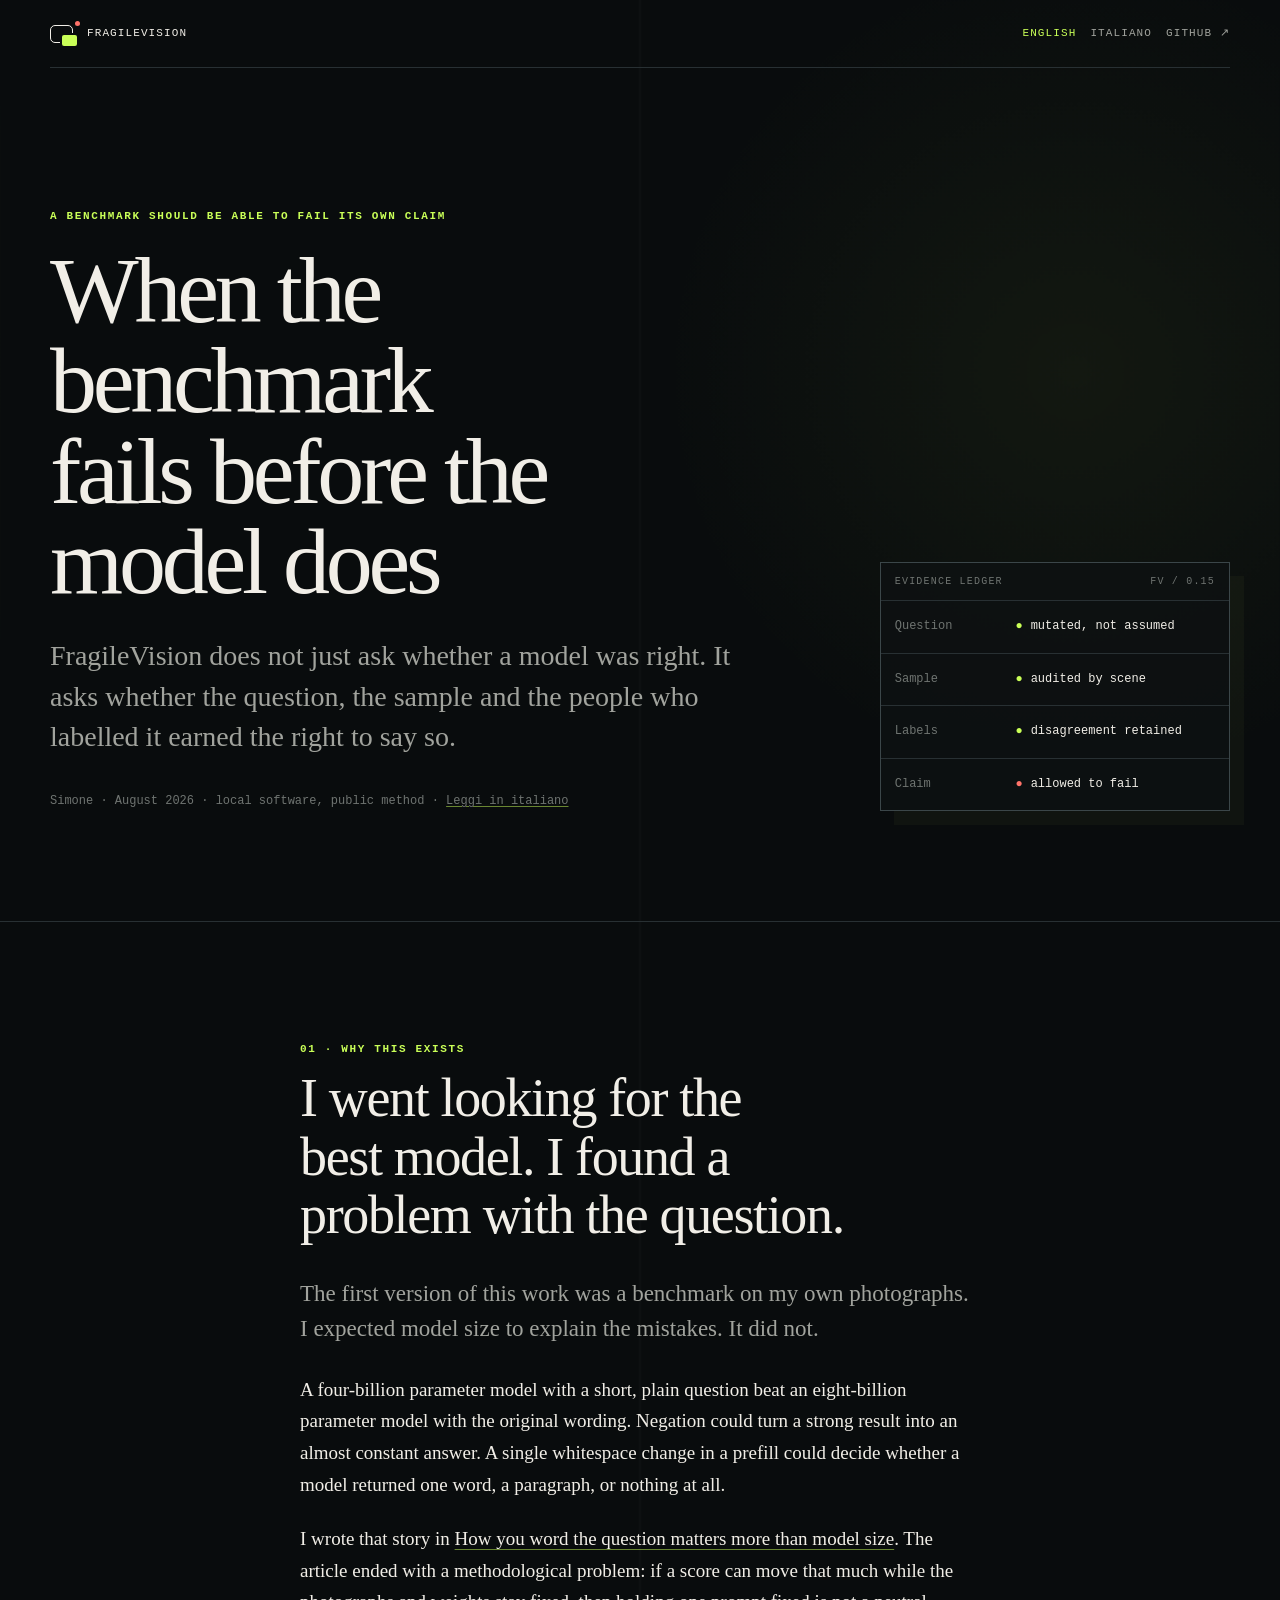
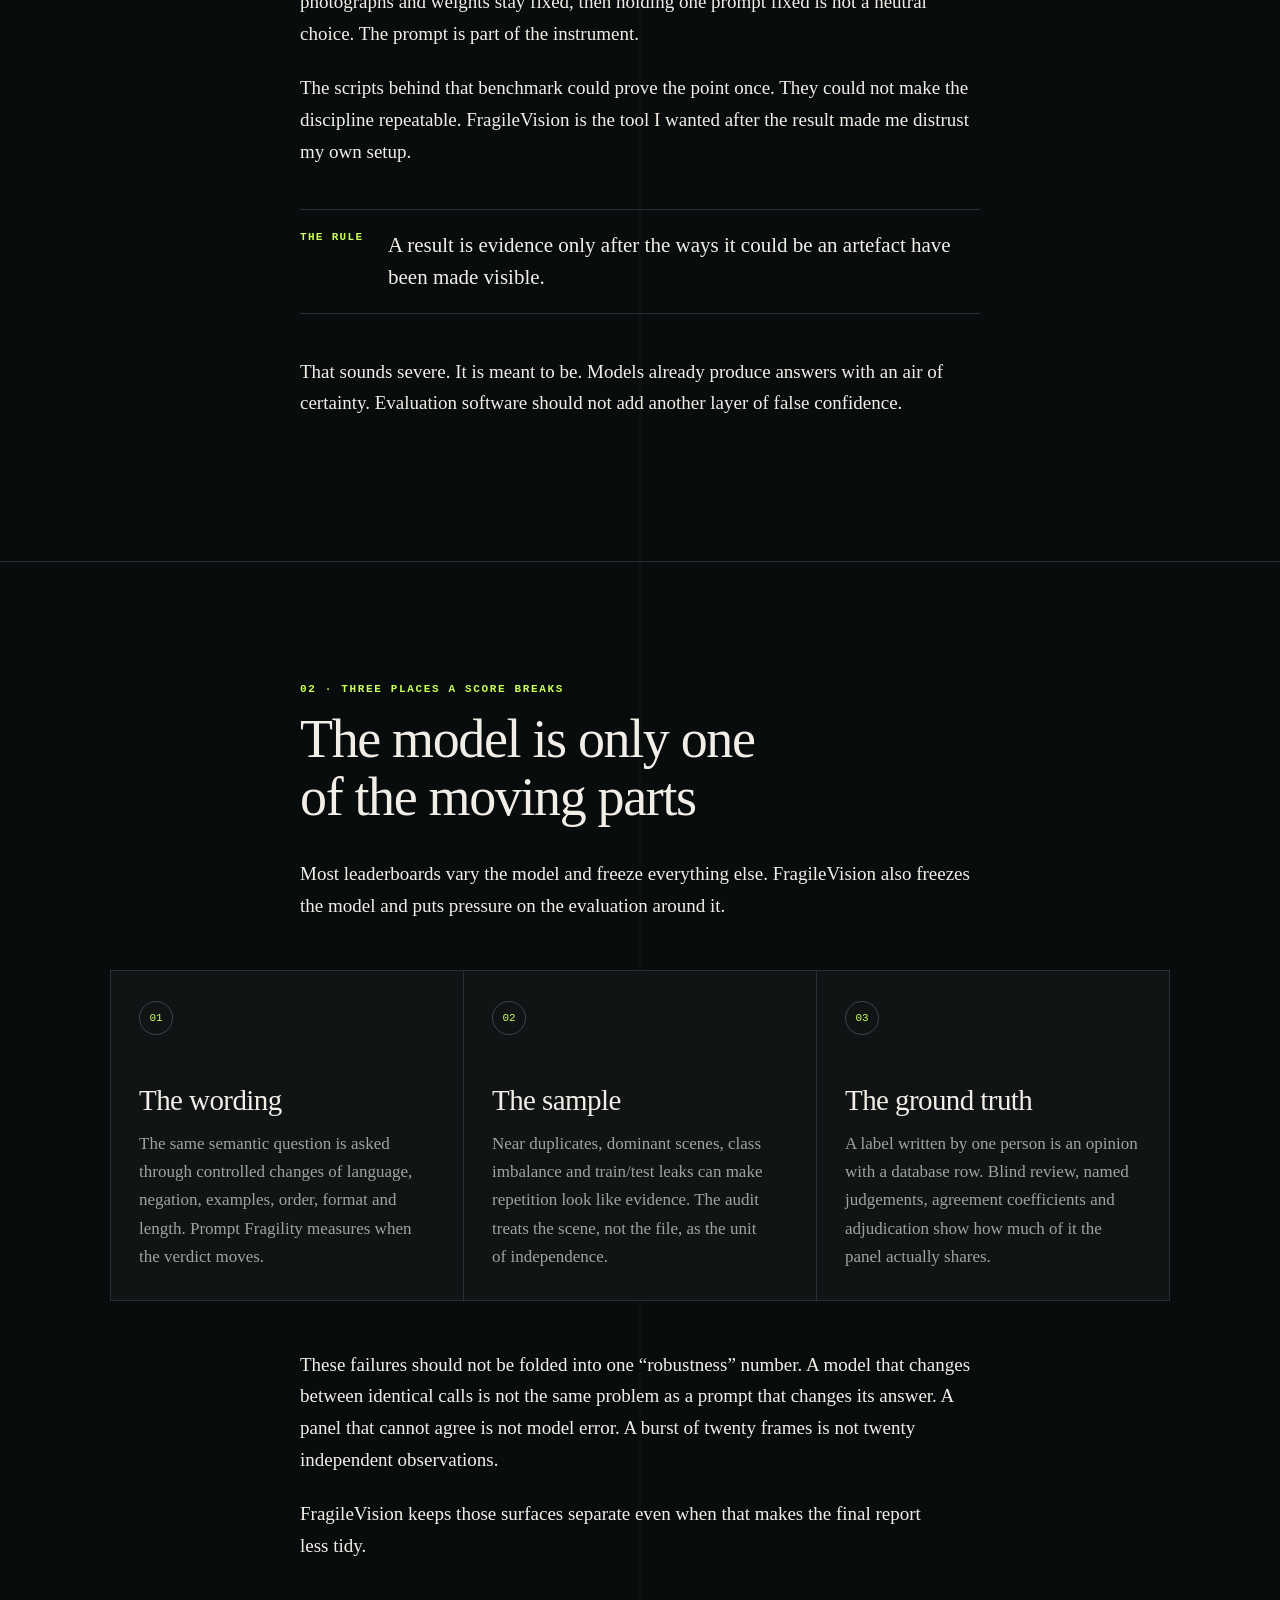
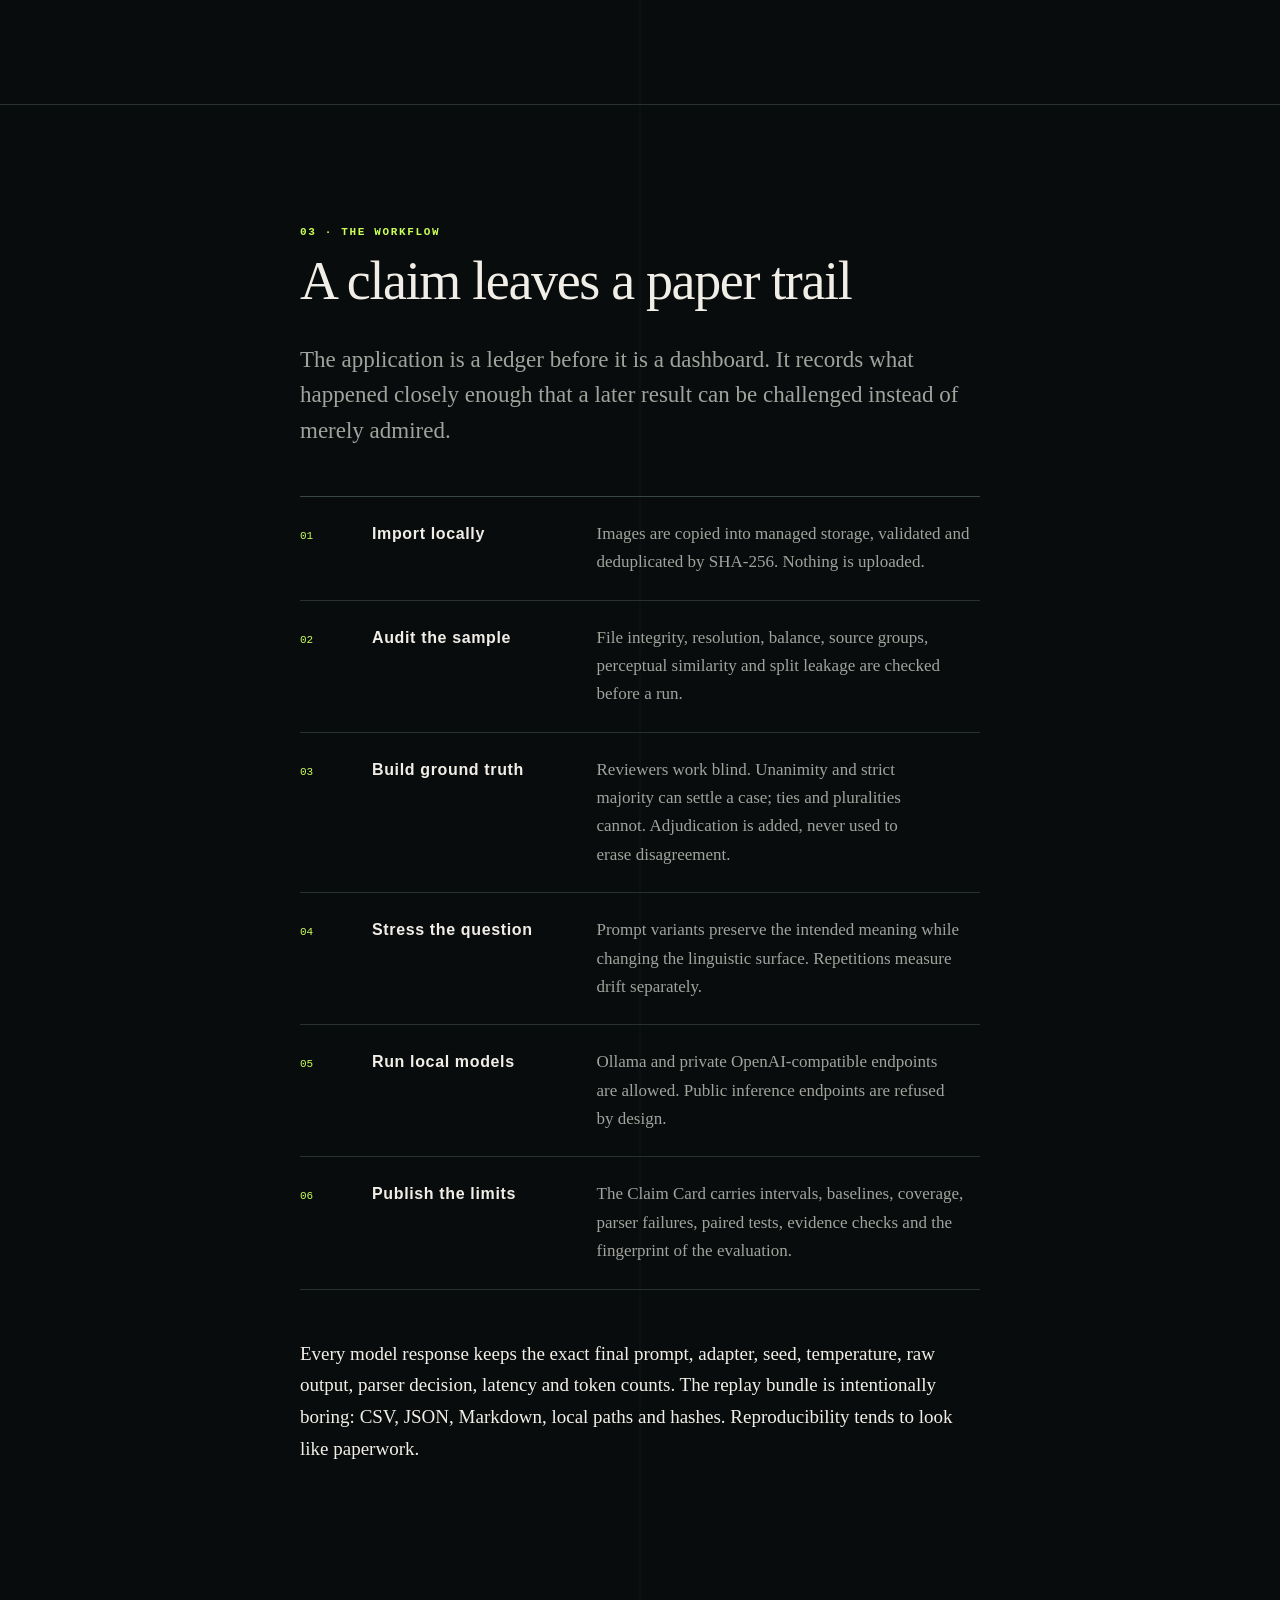
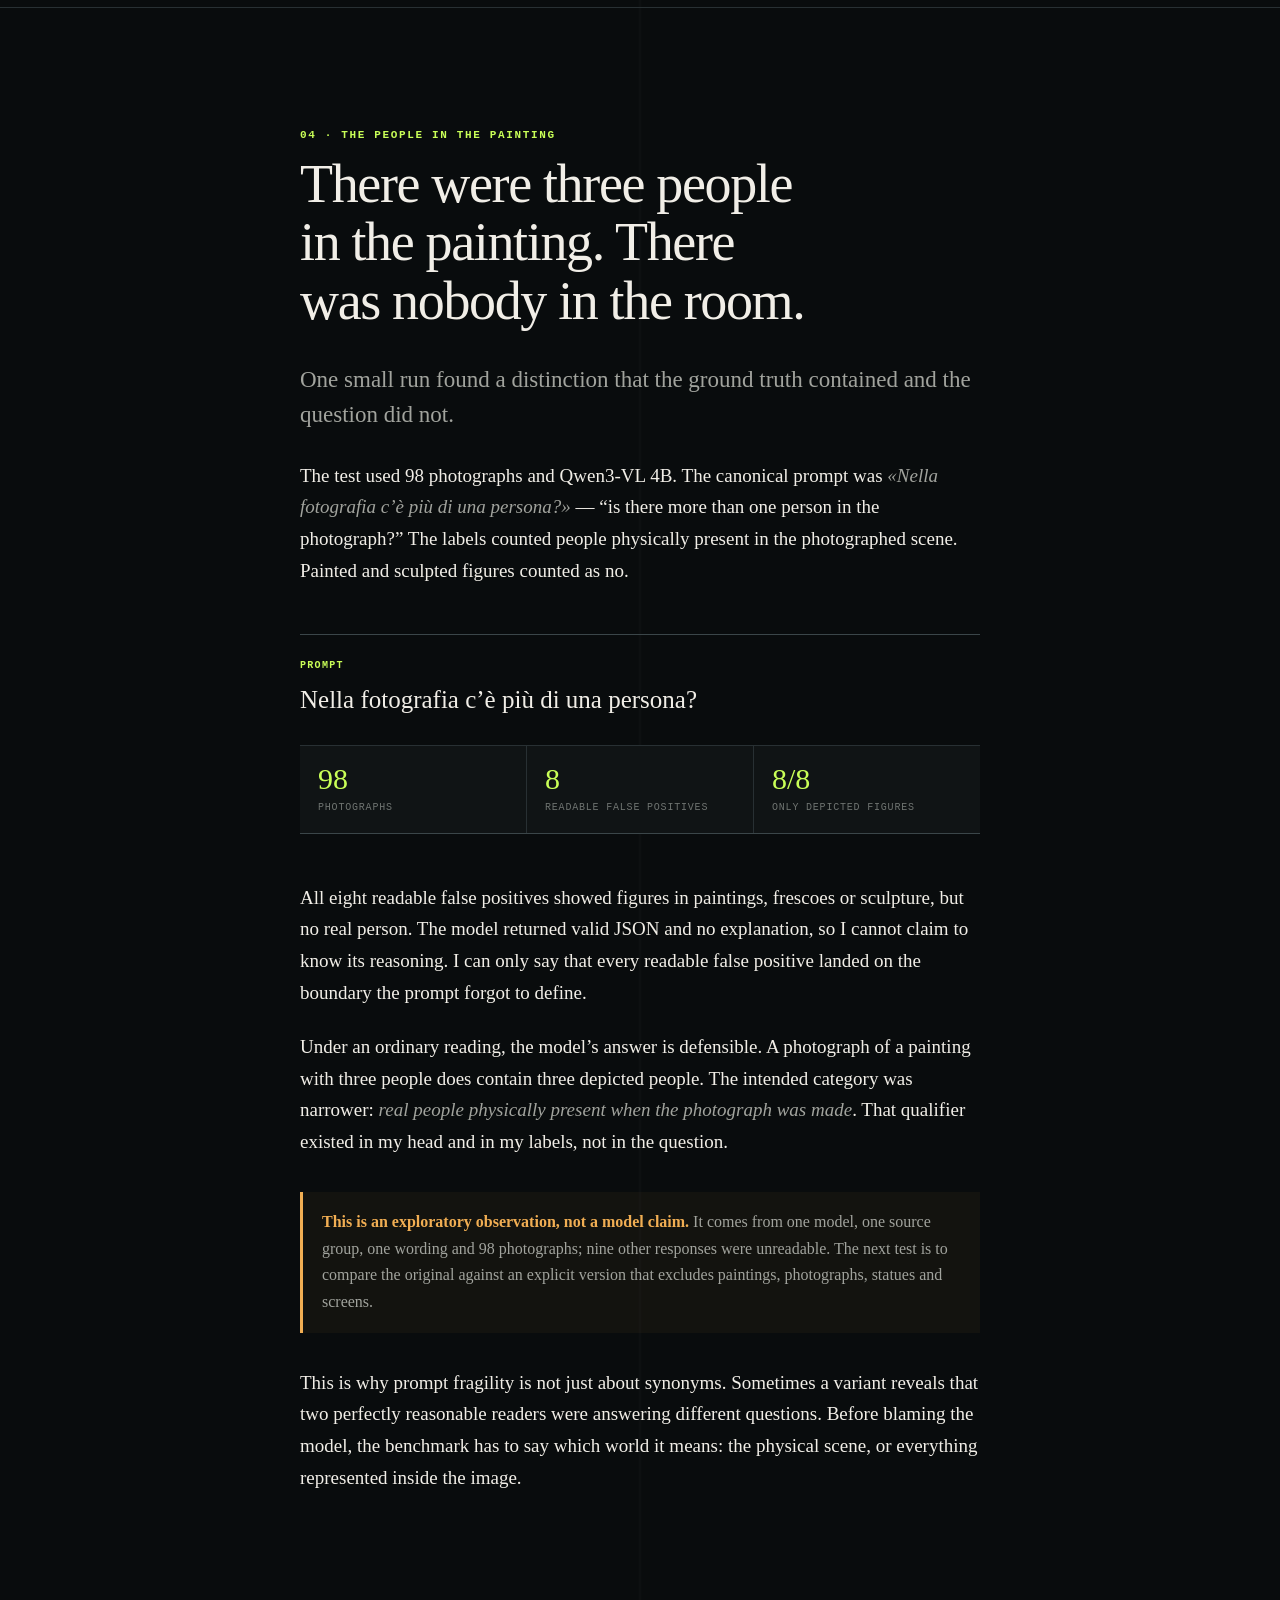
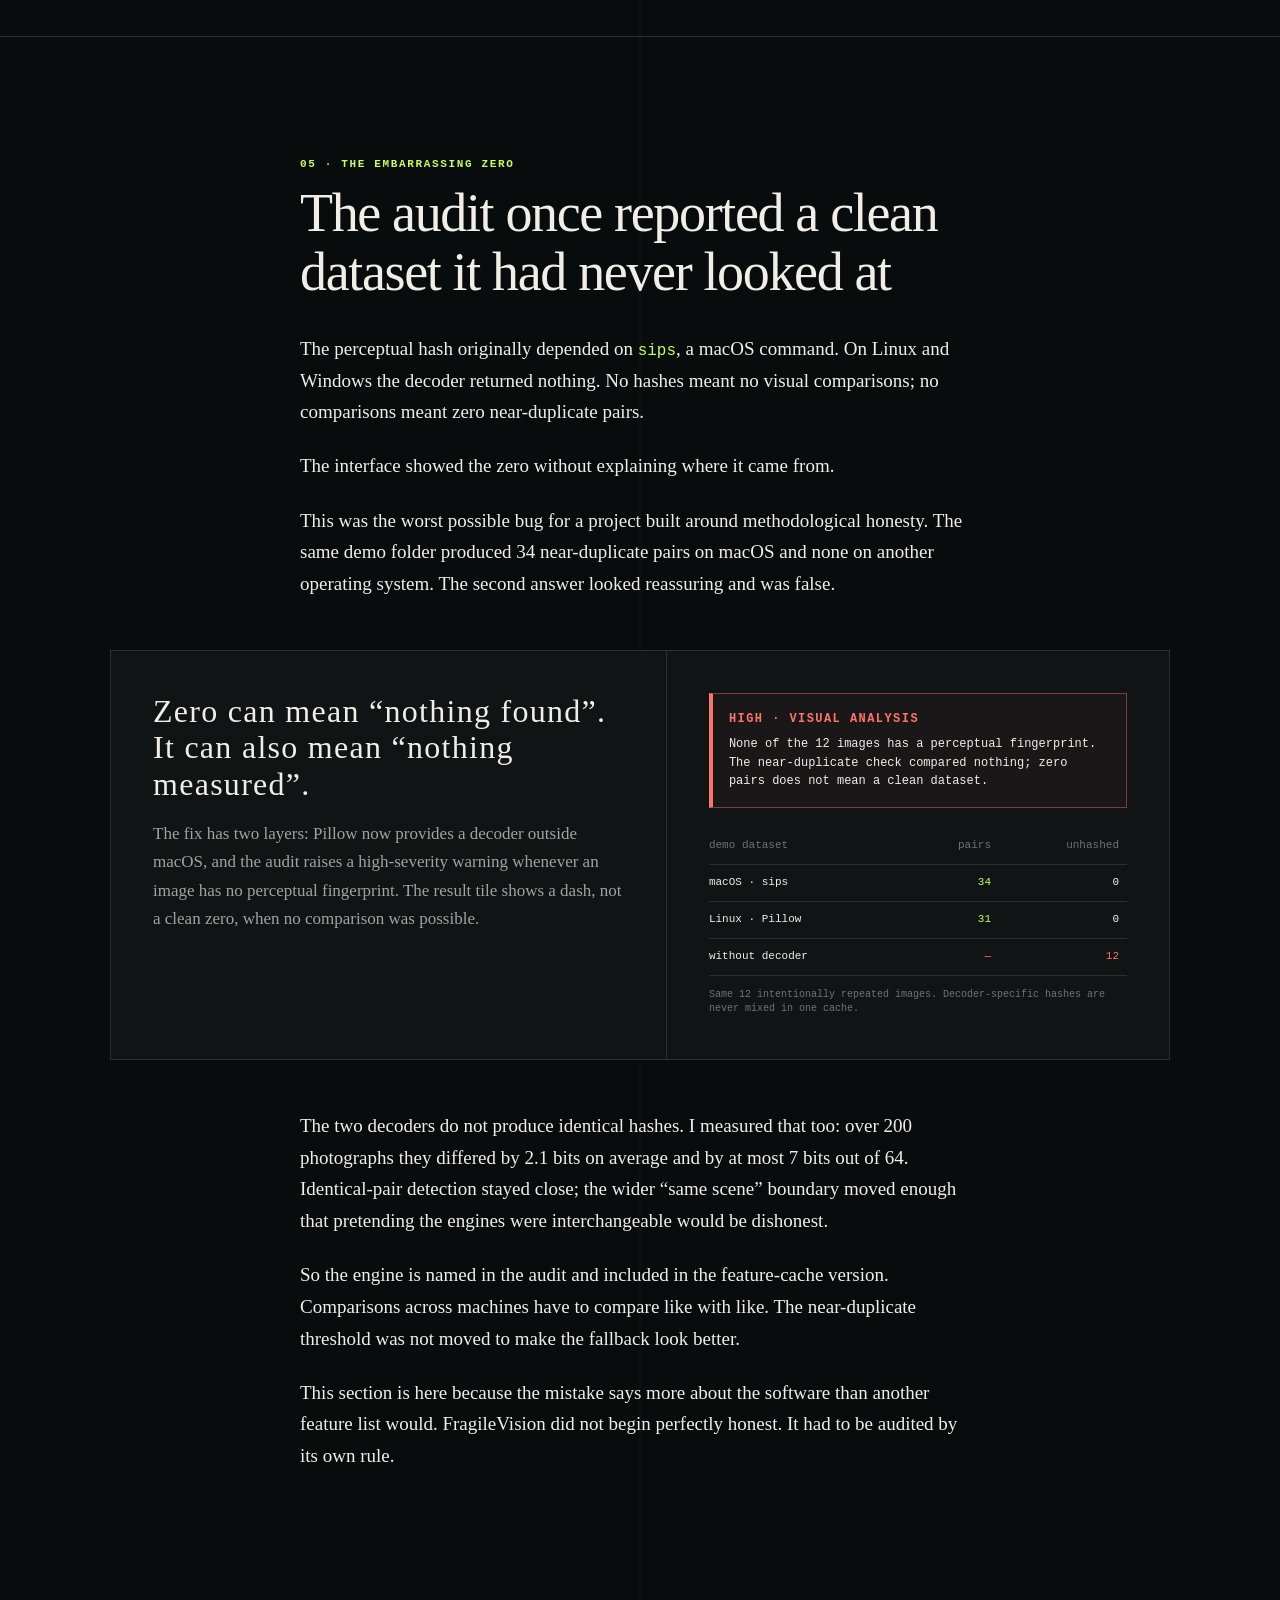
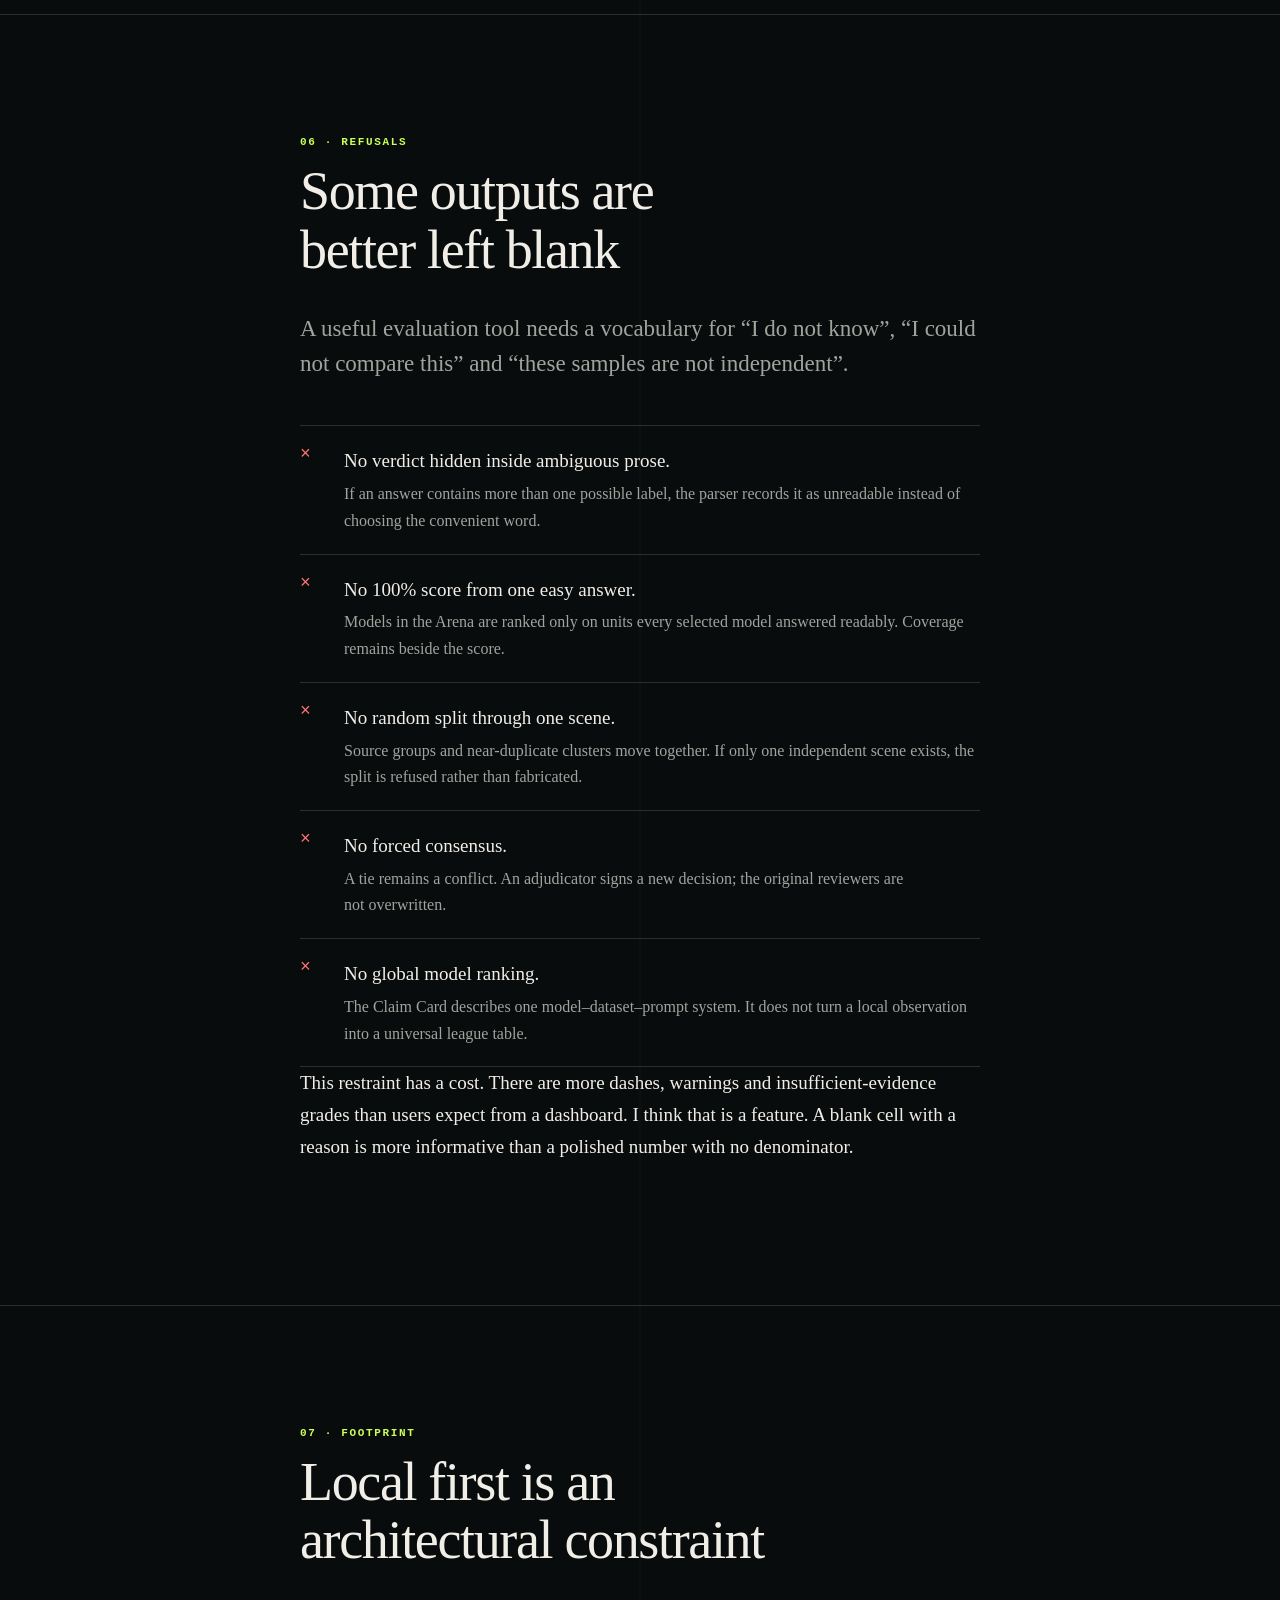
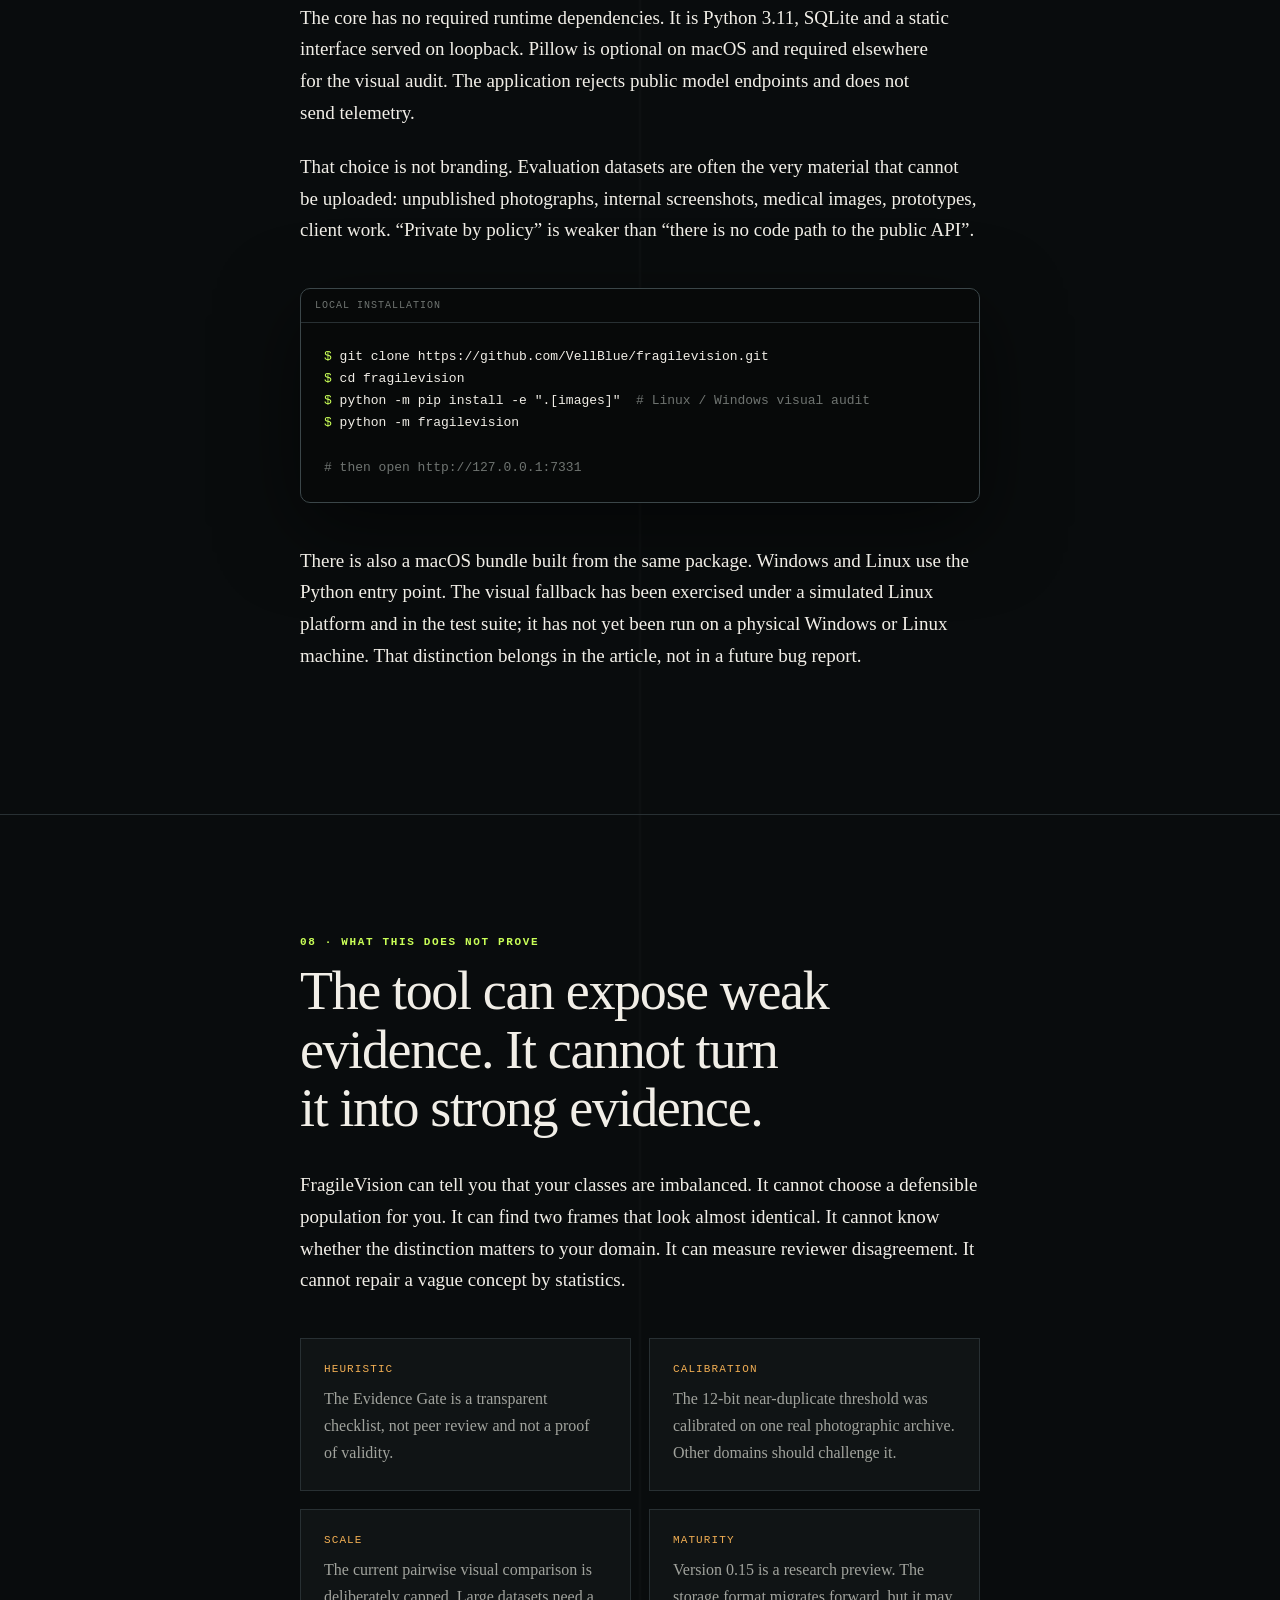
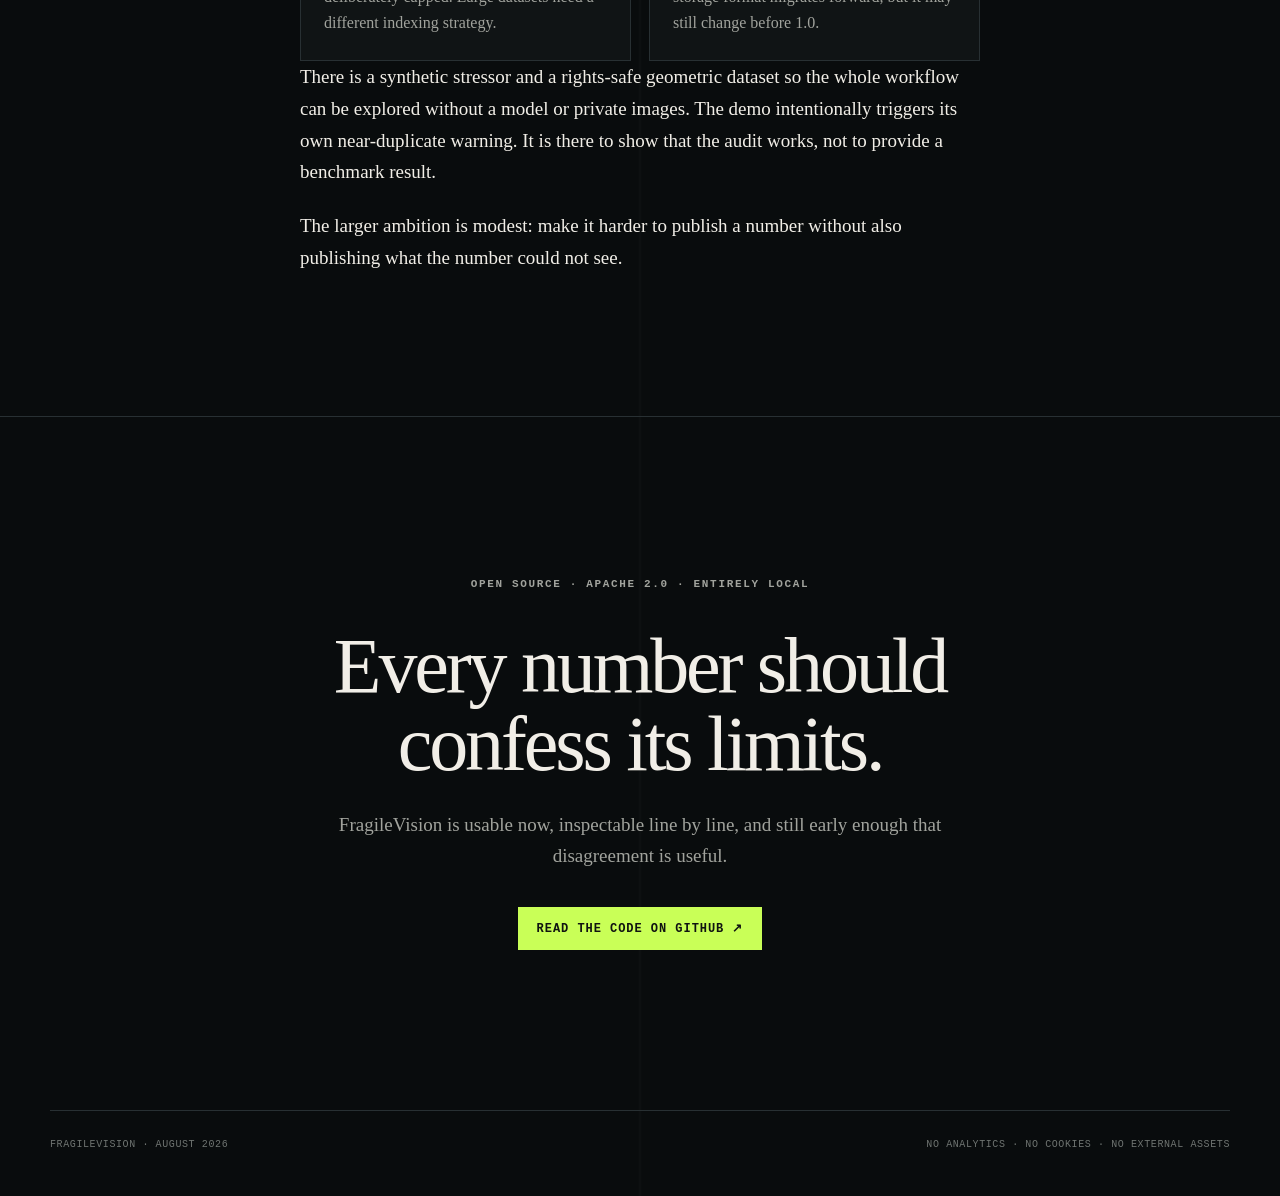
<file: docs/index.html>
<!doctype html>
<html lang="en">
<head>
  <meta charset="utf-8">
  <meta name="viewport" content="width=device-width, initial-scale=1">
  <title>When the benchmark fails before the model does — FragileVision</title>
  <meta name="description" content="Why I built FragileVision: a local laboratory that tests the benchmark, the sample and the ground truth alongside the vision-language model.">
  <meta name="theme-color" content="#090c0d">
  <meta property="og:type" content="article">
  <meta property="og:site_name" content="FragileVision">
  <meta property="og:locale" content="en_US">
  <meta property="og:locale:alternate" content="it_IT">
  <meta property="og:title" content="When the benchmark fails before the model does">
  <meta property="og:description" content="FragileVision tests the benchmark, the sample and the ground truth alongside the vision-language model.">
  <meta property="og:url" content="https://vellblue.github.io/fragilevision/">
  <meta property="og:image" content="https://vellblue.github.io/fragilevision/social-card-en.png">
  <meta property="og:image:type" content="image/png">
  <meta property="og:image:width" content="1200">
  <meta property="og:image:height" content="630">
  <meta property="og:image:alt" content="FragileVision evidence ledger beside an empty gallery and a painting containing people.">
  <meta property="article:published_time" content="2026-08-26">
  <meta name="twitter:card" content="summary_large_image">
  <meta name="twitter:title" content="When the benchmark fails before the model does">
  <meta name="twitter:description" content="A local evidence laboratory that tests the evaluation alongside the vision-language model.">
  <meta name="twitter:image" content="https://vellblue.github.io/fragilevision/social-card-en.png">
  <meta name="twitter:image:alt" content="FragileVision evidence ledger beside an empty gallery and a painting containing people.">
  <link rel="canonical" href="https://vellblue.github.io/fragilevision/">
  <link rel="alternate" hreflang="it" href="https://vellblue.github.io/fragilevision/it/">
  <link rel="alternate" hreflang="en" href="https://vellblue.github.io/fragilevision/">
  <link rel="icon" href="favicon.svg" type="image/svg+xml">
  <link rel="stylesheet" href="styles.css">
</head>
<body>
  <a class="skip" href="#article">Skip to the article</a>

  <nav class="topbar" aria-label="Main navigation">
    <a class="brand" href="https://github.com/VellBlue/fragilevision">
      <span class="mark" aria-hidden="true"></span>
      <span>FragileVision</span>
    </a>
    <div class="toplinks">
      <a aria-current="page" href="./">English</a>
      <a href="it/" lang="it">Italiano</a>
      <a href="https://github.com/VellBlue/fragilevision">GitHub ↗</a>
    </div>
  </nav>

  <header class="hero">
    <div>
      <p class="eyebrow">A benchmark should be able to fail its own claim</p>
      <h1>When the benchmark fails before the model does</h1>
      <p class="deck">FragileVision does not just ask whether a model was right. It asks whether the question, the sample and the people who labelled it earned the right to say so.</p>
      <p class="byline">Simone · August 2026 · local software, public method · <a href="it/" lang="it">Leggi in italiano</a></p>
    </div>

    <aside class="ledger" aria-label="Evidence ledger">
      <header><span>Evidence ledger</span><span>FV / 0.15</span></header>
      <div class="ledger-row"><span>Question</span><strong>mutated, not assumed</strong></div>
      <div class="ledger-row"><span>Sample</span><strong>audited by scene</strong></div>
      <div class="ledger-row"><span>Labels</span><strong>disagreement retained</strong></div>
      <div class="ledger-row warn"><span>Claim</span><strong>allowed to fail</strong></div>
    </aside>
  </header>

  <main id="article">
    <section class="chapter">
      <div class="measure">
        <p class="section-tag">01 · Why this exists</p>
        <h2>I went looking for the best model. I found a problem with the question.</h2>
        <p class="lead">The first version of this work was a benchmark on my own photographs. I expected model size to explain the mistakes. It did not.</p>
        <p>A four-billion parameter model with a short, plain question beat an eight-billion parameter model with the original wording. Negation could turn a strong result into an almost constant answer. A single whitespace change in a prefill could decide whether a model returned one word, a paragraph, or nothing at all.</p>
        <p>I wrote that story in <a href="https://vellblue.github.io/vlm-photo-bench/">How you word the question matters more than model size</a>. The article ended with a methodological problem: if a score can move that much while the photographs and weights stay fixed, then holding one prompt fixed is not a neutral choice. The prompt is part of the instrument.</p>
        <p>The scripts behind that benchmark could prove the point once. They could not make the discipline repeatable. FragileVision is the tool I wanted after the result made me distrust my own setup.</p>

        <div class="rule">
          <b>The rule</b>
          <p>A result is evidence only after the ways it could be an artefact have been made visible.</p>
        </div>

        <p>That sounds severe. It is meant to be. Models already produce answers with an air of certainty. Evaluation software should not add another layer of false confidence.</p>
      </div>
    </section>

    <section class="chapter">
      <div class="measure">
        <p class="section-tag">02 · Three places a score breaks</p>
        <h2>The model is only one of the moving parts</h2>
        <p>Most leaderboards vary the model and freeze everything else. FragileVision also freezes the model and puts pressure on the evaluation around it.</p>
      </div>

      <div class="wide proof-grid">
        <article class="proof">
          <span class="index">01</span>
          <h3>The wording</h3>
          <p>The same semantic question is asked through controlled changes of language, negation, examples, order, format and length. Prompt Fragility measures when the verdict moves.</p>
        </article>
        <article class="proof">
          <span class="index">02</span>
          <h3>The sample</h3>
          <p>Near duplicates, dominant scenes, class imbalance and train/test leaks can make repetition look like evidence. The audit treats the scene, not the file, as the unit of independence.</p>
        </article>
        <article class="proof">
          <span class="index">03</span>
          <h3>The ground truth</h3>
          <p>A label written by one person is an opinion with a database row. Blind review, named judgements, agreement coefficients and adjudication show how much of it the panel actually shares.</p>
        </article>
      </div>

      <div class="measure">
        <p>These failures should not be folded into one “robustness” number. A model that changes between identical calls is not the same problem as a prompt that changes its answer. A panel that cannot agree is not model error. A burst of twenty frames is not twenty independent observations.</p>
        <p>FragileVision keeps those surfaces separate even when that makes the final report less tidy.</p>
      </div>
    </section>

    <section class="chapter">
      <div class="measure">
        <p class="section-tag">03 · The workflow</p>
        <h2>A claim leaves a paper trail</h2>
        <p class="lead">The application is a ledger before it is a dashboard. It records what happened closely enough that a later result can be challenged instead of merely admired.</p>

        <div class="workflow" aria-label="FragileVision evidence workflow">
          <div class="flow-row">
            <b>01</b><h3>Import locally</h3>
            <p>Images are copied into managed storage, validated and deduplicated by SHA-256. Nothing is uploaded.</p>
          </div>
          <div class="flow-row">
            <b>02</b><h3>Audit the sample</h3>
            <p>File integrity, resolution, balance, source groups, perceptual similarity and split leakage are checked before a run.</p>
          </div>
          <div class="flow-row">
            <b>03</b><h3>Build ground truth</h3>
            <p>Reviewers work blind. Unanimity and strict majority can settle a case; ties and pluralities cannot. Adjudication is added, never used to erase disagreement.</p>
          </div>
          <div class="flow-row">
            <b>04</b><h3>Stress the question</h3>
            <p>Prompt variants preserve the intended meaning while changing the linguistic surface. Repetitions measure drift separately.</p>
          </div>
          <div class="flow-row">
            <b>05</b><h3>Run local models</h3>
            <p>Ollama and private OpenAI-compatible endpoints are allowed. Public inference endpoints are refused by design.</p>
          </div>
          <div class="flow-row">
            <b>06</b><h3>Publish the limits</h3>
            <p>The Claim Card carries intervals, baselines, coverage, parser failures, paired tests, evidence checks and the fingerprint of the evaluation.</p>
          </div>
        </div>

        <p>Every model response keeps the exact final prompt, adapter, seed, temperature, raw output, parser decision, latency and token counts. The replay bundle is intentionally boring: CSV, JSON, Markdown, local paths and hashes. Reproducibility tends to look like paperwork.</p>
      </div>
    </section>

    <section class="chapter">
      <div class="measure">
        <p class="section-tag">04 · The people in the painting</p>
        <h2>There were three people in the painting. There was nobody in the room.</h2>
        <p class="lead">One small run found a distinction that the ground truth contained and the question did not.</p>
        <p>The test used 98 photographs and Qwen3‑VL 4B. The canonical prompt was <em>«Nella fotografia c’è più di una persona?»</em> — “is there more than one person in the photograph?” The labels counted people physically present in the photographed scene. Painted and sculpted figures counted as no.</p>

        <div class="observation">
          <blockquote class="question-quote">Nella fotografia c’è più di una persona?</blockquote>
          <div class="observation-stats">
            <div><b>98</b><span>photographs</span></div>
            <div><b>8</b><span>readable false positives</span></div>
            <div><b>8/8</b><span>only depicted figures</span></div>
          </div>
        </div>

        <p>All eight readable false positives showed figures in paintings, frescoes or sculpture, but no real person. The model returned valid JSON and no explanation, so I cannot claim to know its reasoning. I can only say that every readable false positive landed on the boundary the prompt forgot to define.</p>
        <p>Under an ordinary reading, the model’s answer is defensible. A photograph of a painting with three people does contain three depicted people. The intended category was narrower: <em>real people physically present when the photograph was made</em>. That qualifier existed in my head and in my labels, not in the question.</p>

        <div class="scope-note"><strong>This is an exploratory observation, not a model claim.</strong> It comes from one model, one source group, one wording and 98 photographs; nine other responses were unreadable. The next test is to compare the original against an explicit version that excludes paintings, photographs, statues and screens.</div>

        <p>This is why prompt fragility is not just about synonyms. Sometimes a variant reveals that two perfectly reasonable readers were answering different questions. Before blaming the model, the benchmark has to say which world it means: the physical scene, or everything represented inside the image.</p>
      </div>
    </section>

    <section class="chapter">
      <div class="measure">
        <p class="section-tag">05 · The embarrassing zero</p>
        <h2>The audit once reported a clean dataset it had never looked at</h2>
        <p>The perceptual hash originally depended on <code>sips</code>, a macOS command. On Linux and Windows the decoder returned nothing. No hashes meant no visual comparisons; no comparisons meant zero near-duplicate pairs.</p>
        <p>The interface showed the zero without explaining where it came from.</p>
        <p>This was the worst possible bug for a project built around methodological honesty. The same demo folder produced 34 near-duplicate pairs on macOS and none on another operating system. The second answer looked reassuring and was false.</p>
      </div>

      <div class="wide audit-example">
        <div class="audit-copy">
          <h3>Zero can mean “nothing found”. It can also mean “nothing measured”.</h3>
          <p>The fix has two layers: Pillow now provides a decoder outside macOS, and the audit raises a high-severity warning whenever an image has no perceptual fingerprint. The result tile shows a dash, not a clean zero, when no comparison was possible.</p>
        </div>
        <div class="audit-panel">
          <div class="warning">
            <b>High · visual analysis</b>
            None of the 12 images has a perceptual fingerprint. The near-duplicate check compared nothing; zero pairs does not mean a clean dataset.
          </div>
          <table class="engine-table">
            <caption>Same 12 intentionally repeated images. Decoder-specific hashes are never mixed in one cache.</caption>
            <thead><tr><th>demo dataset</th><th>pairs</th><th>unhashed</th></tr></thead>
            <tbody>
              <tr><td>macOS · sips</td><td class="good">34</td><td>0</td></tr>
              <tr><td>Linux · Pillow</td><td class="good">31</td><td>0</td></tr>
              <tr><td>without decoder</td><td class="bad">—</td><td class="bad">12</td></tr>
            </tbody>
          </table>
        </div>
      </div>

      <div class="measure">
        <p>The two decoders do not produce identical hashes. I measured that too: over 200 photographs they differed by 2.1 bits on average and by at most 7 bits out of 64. Identical-pair detection stayed close; the wider “same scene” boundary moved enough that pretending the engines were interchangeable would be dishonest.</p>
        <p>So the engine is named in the audit and included in the feature-cache version. Comparisons across machines have to compare like with like. The near-duplicate threshold was not moved to make the fallback look better.</p>
        <p>This section is here because the mistake says more about the software than another feature list would. FragileVision did not begin perfectly honest. It had to be audited by its own rule.</p>
      </div>
    </section>

    <section class="chapter">
      <div class="measure">
        <p class="section-tag">06 · Refusals</p>
        <h2>Some outputs are better left blank</h2>
        <p class="lead">A useful evaluation tool needs a vocabulary for “I do not know”, “I could not compare this” and “these samples are not independent”.</p>

        <div class="refusal-list">
          <div class="refusal"><b>×</b><p>No verdict hidden inside ambiguous prose.<span>If an answer contains more than one possible label, the parser records it as unreadable instead of choosing the convenient word.</span></p></div>
          <div class="refusal"><b>×</b><p>No 100% score from one easy answer.<span>Models in the Arena are ranked only on units every selected model answered readably. Coverage remains beside the score.</span></p></div>
          <div class="refusal"><b>×</b><p>No random split through one scene.<span>Source groups and near-duplicate clusters move together. If only one independent scene exists, the split is refused rather than fabricated.</span></p></div>
          <div class="refusal"><b>×</b><p>No forced consensus.<span>A tie remains a conflict. An adjudicator signs a new decision; the original reviewers are not overwritten.</span></p></div>
          <div class="refusal"><b>×</b><p>No global model ranking.<span>The Claim Card describes one model–dataset–prompt system. It does not turn a local observation into a universal league table.</span></p></div>
        </div>

        <p>This restraint has a cost. There are more dashes, warnings and insufficient-evidence grades than users expect from a dashboard. I think that is a feature. A blank cell with a reason is more informative than a polished number with no denominator.</p>
      </div>
    </section>

    <section class="chapter">
      <div class="measure">
        <p class="section-tag">07 · Footprint</p>
        <h2>Local first is an architectural constraint</h2>
        <p>The core has no required runtime dependencies. It is Python 3.11, SQLite and a static interface served on loopback. Pillow is optional on macOS and required elsewhere for the visual audit. The application rejects public model endpoints and does not send telemetry.</p>
        <p>That choice is not branding. Evaluation datasets are often the very material that cannot be uploaded: unpublished photographs, internal screenshots, medical images, prototypes, client work. “Private by policy” is weaker than “there is no code path to the public API”.</p>

        <div class="terminal" aria-label="Installation commands">
          <header>Local installation</header>
          <pre><code><span class="prompt">$</span> git clone https://github.com/VellBlue/fragilevision.git
<span class="prompt">$</span> cd fragilevision
<span class="prompt">$</span> python -m pip install -e ".[images]"  <span class="comment"># Linux / Windows visual audit</span>
<span class="prompt">$</span> python -m fragilevision

<span class="comment"># then open http://127.0.0.1:7331</span></code></pre>
        </div>

        <p>There is also a macOS bundle built from the same package. Windows and Linux use the Python entry point. The visual fallback has been exercised under a simulated Linux platform and in the test suite; it has not yet been run on a physical Windows or Linux machine. That distinction belongs in the article, not in a future bug report.</p>
      </div>
    </section>

    <section class="chapter">
      <div class="measure">
        <p class="section-tag">08 · What this does not prove</p>
        <h2>The tool can expose weak evidence. It cannot turn it into strong evidence.</h2>
        <p>FragileVision can tell you that your classes are imbalanced. It cannot choose a defensible population for you. It can find two frames that look almost identical. It cannot know whether the distinction matters to your domain. It can measure reviewer disagreement. It cannot repair a vague concept by statistics.</p>

        <div class="limits">
          <article class="limit"><b>Heuristic</b><p>The Evidence Gate is a transparent checklist, not peer review and not a proof of validity.</p></article>
          <article class="limit"><b>Calibration</b><p>The 12-bit near-duplicate threshold was calibrated on one real photographic archive. Other domains should challenge it.</p></article>
          <article class="limit"><b>Scale</b><p>The current pairwise visual comparison is deliberately capped. Large datasets need a different indexing strategy.</p></article>
          <article class="limit"><b>Maturity</b><p>Version 0.15 is a research preview. The storage format migrates forward, but it may still change before 1.0.</p></article>
        </div>

        <p>There is a synthetic stressor and a rights-safe geometric dataset so the whole workflow can be explored without a model or private images. The demo intentionally triggers its own near-duplicate warning. It is there to show that the audit works, not to provide a benchmark result.</p>
        <p>The larger ambition is modest: make it harder to publish a number without also publishing what the number could not see.</p>
      </div>
    </section>

    <section class="closing">
      <div class="wide">
        <p class="section-tag">Open source · Apache 2.0 · entirely local</p>
        <h2>Every number should confess its limits.</h2>
        <p>FragileVision is usable now, inspectable line by line, and still early enough that disagreement is useful.</p>
        <a class="button" href="https://github.com/VellBlue/fragilevision">Read the code on GitHub ↗</a>
      </div>
    </section>
  </main>

  <footer>
    <span>FragileVision · August 2026</span>
    <span>No analytics · no cookies · no external assets</span>
  </footer>
</body>
</html>
</file>
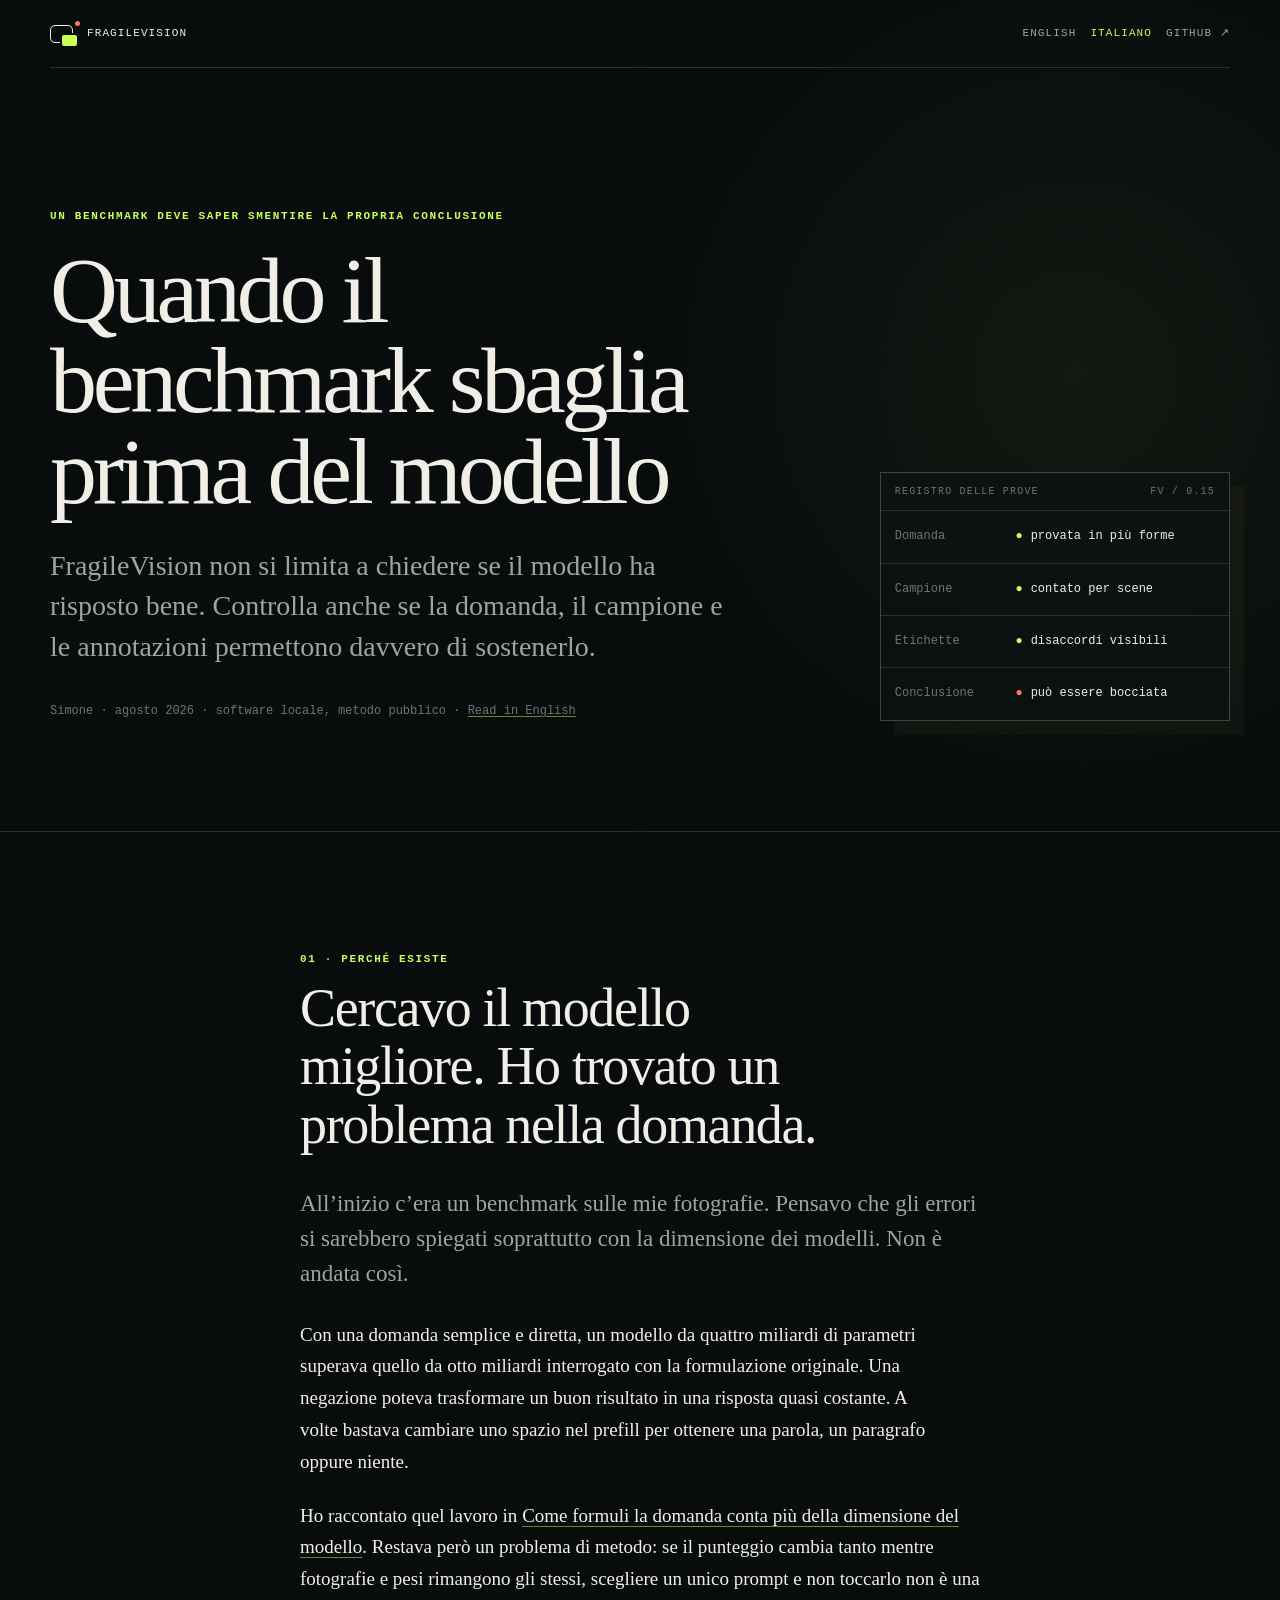
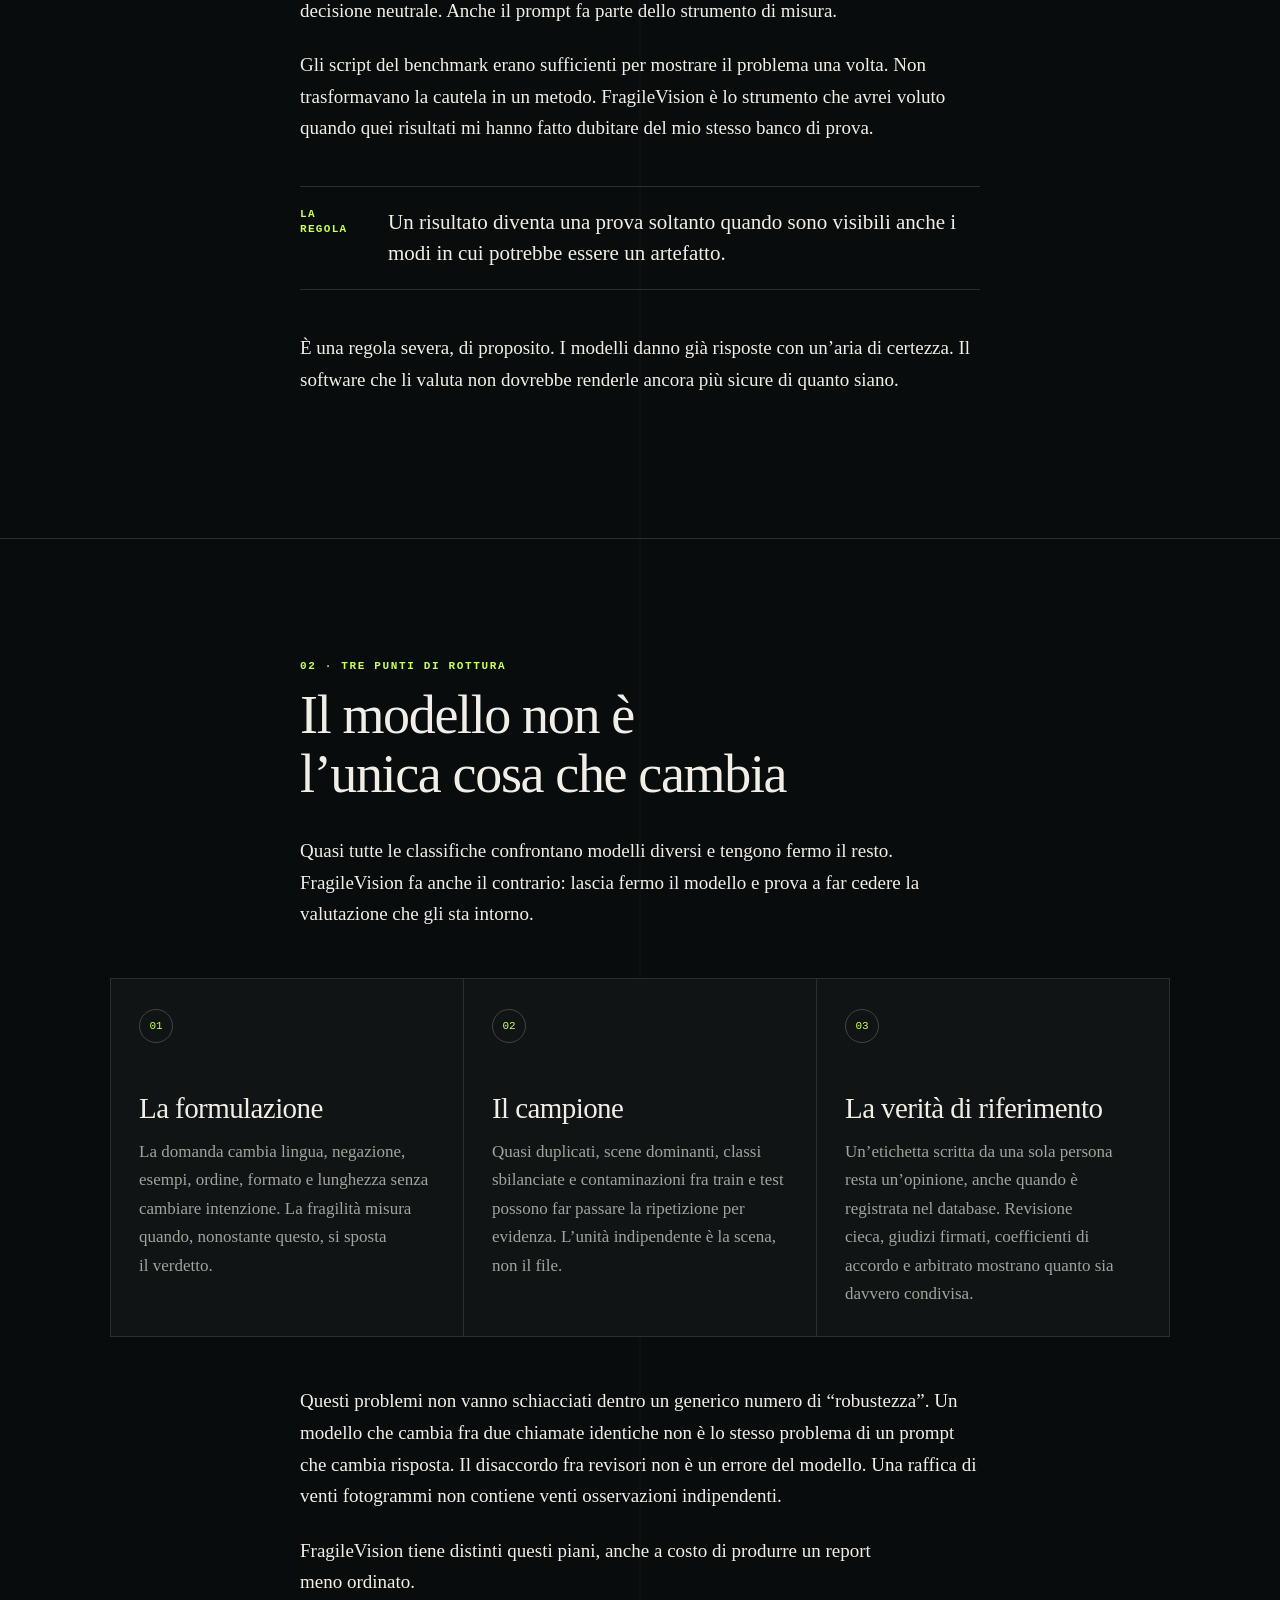
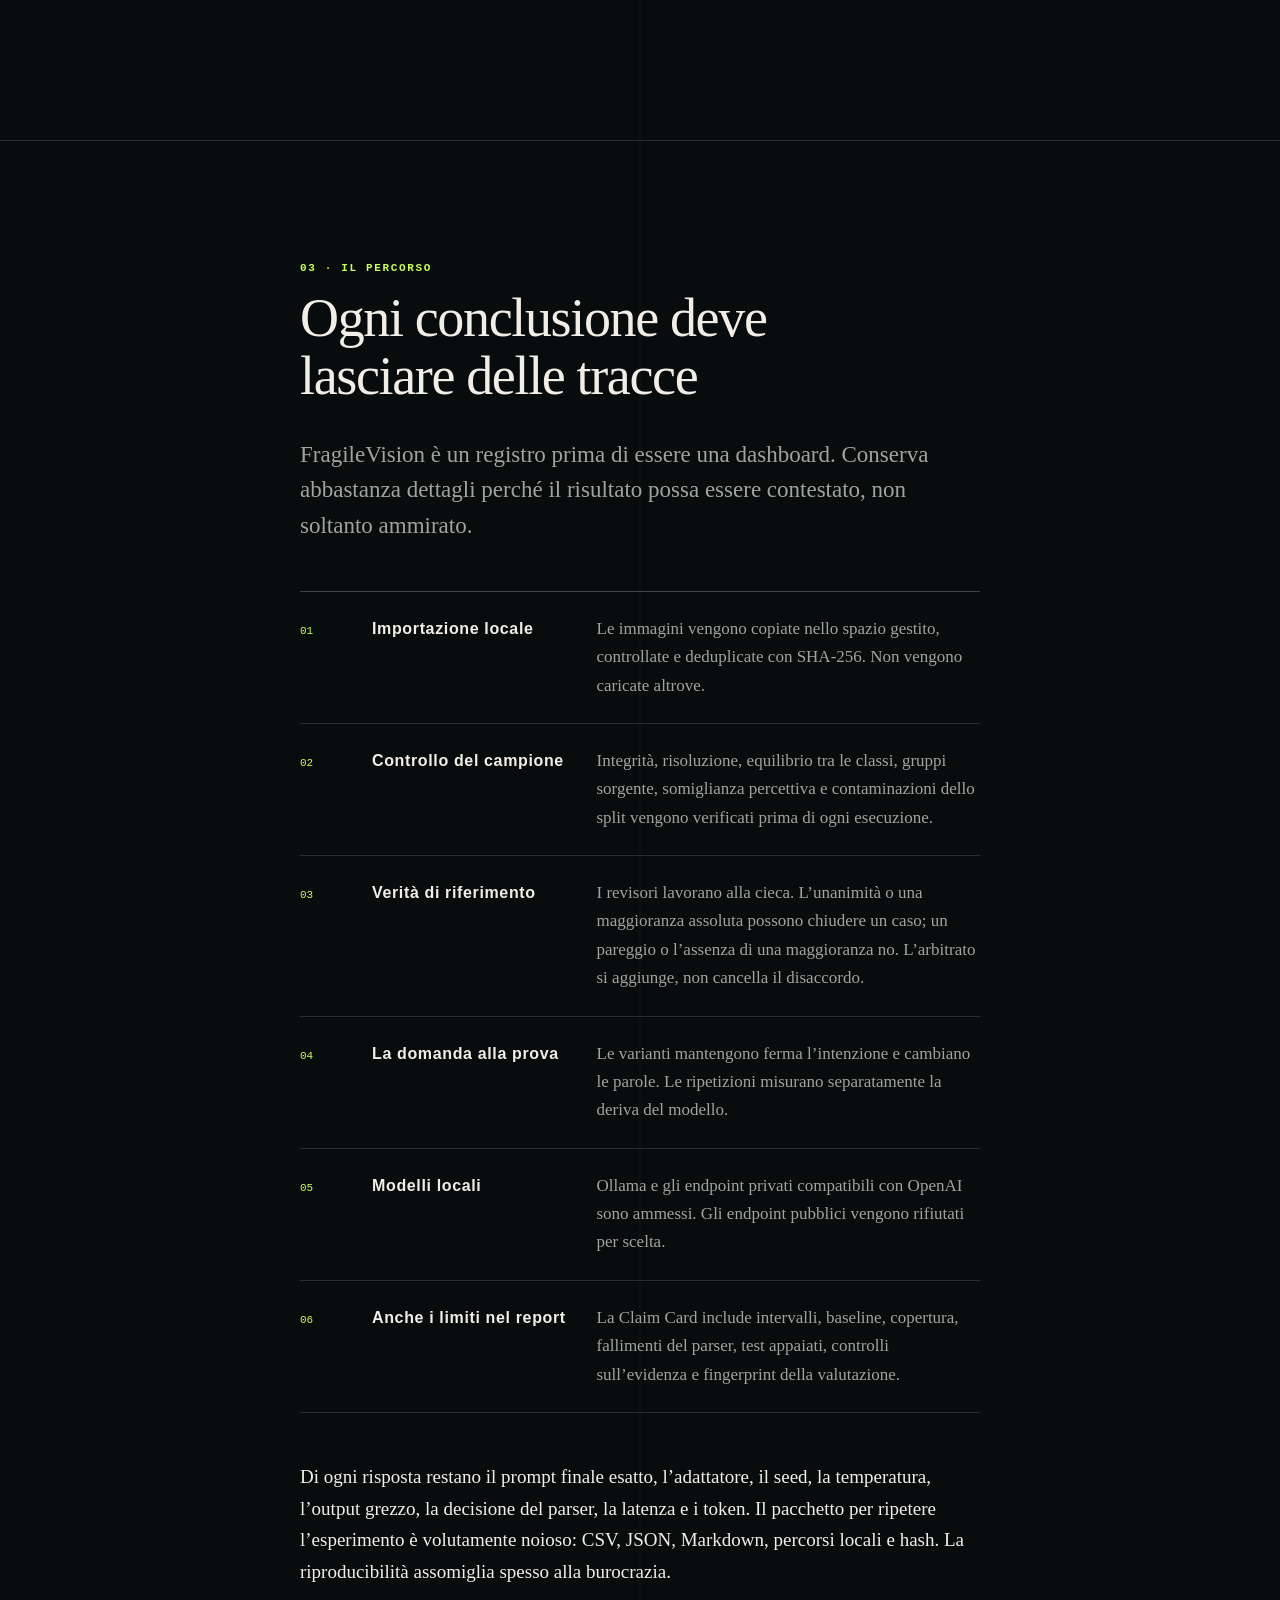
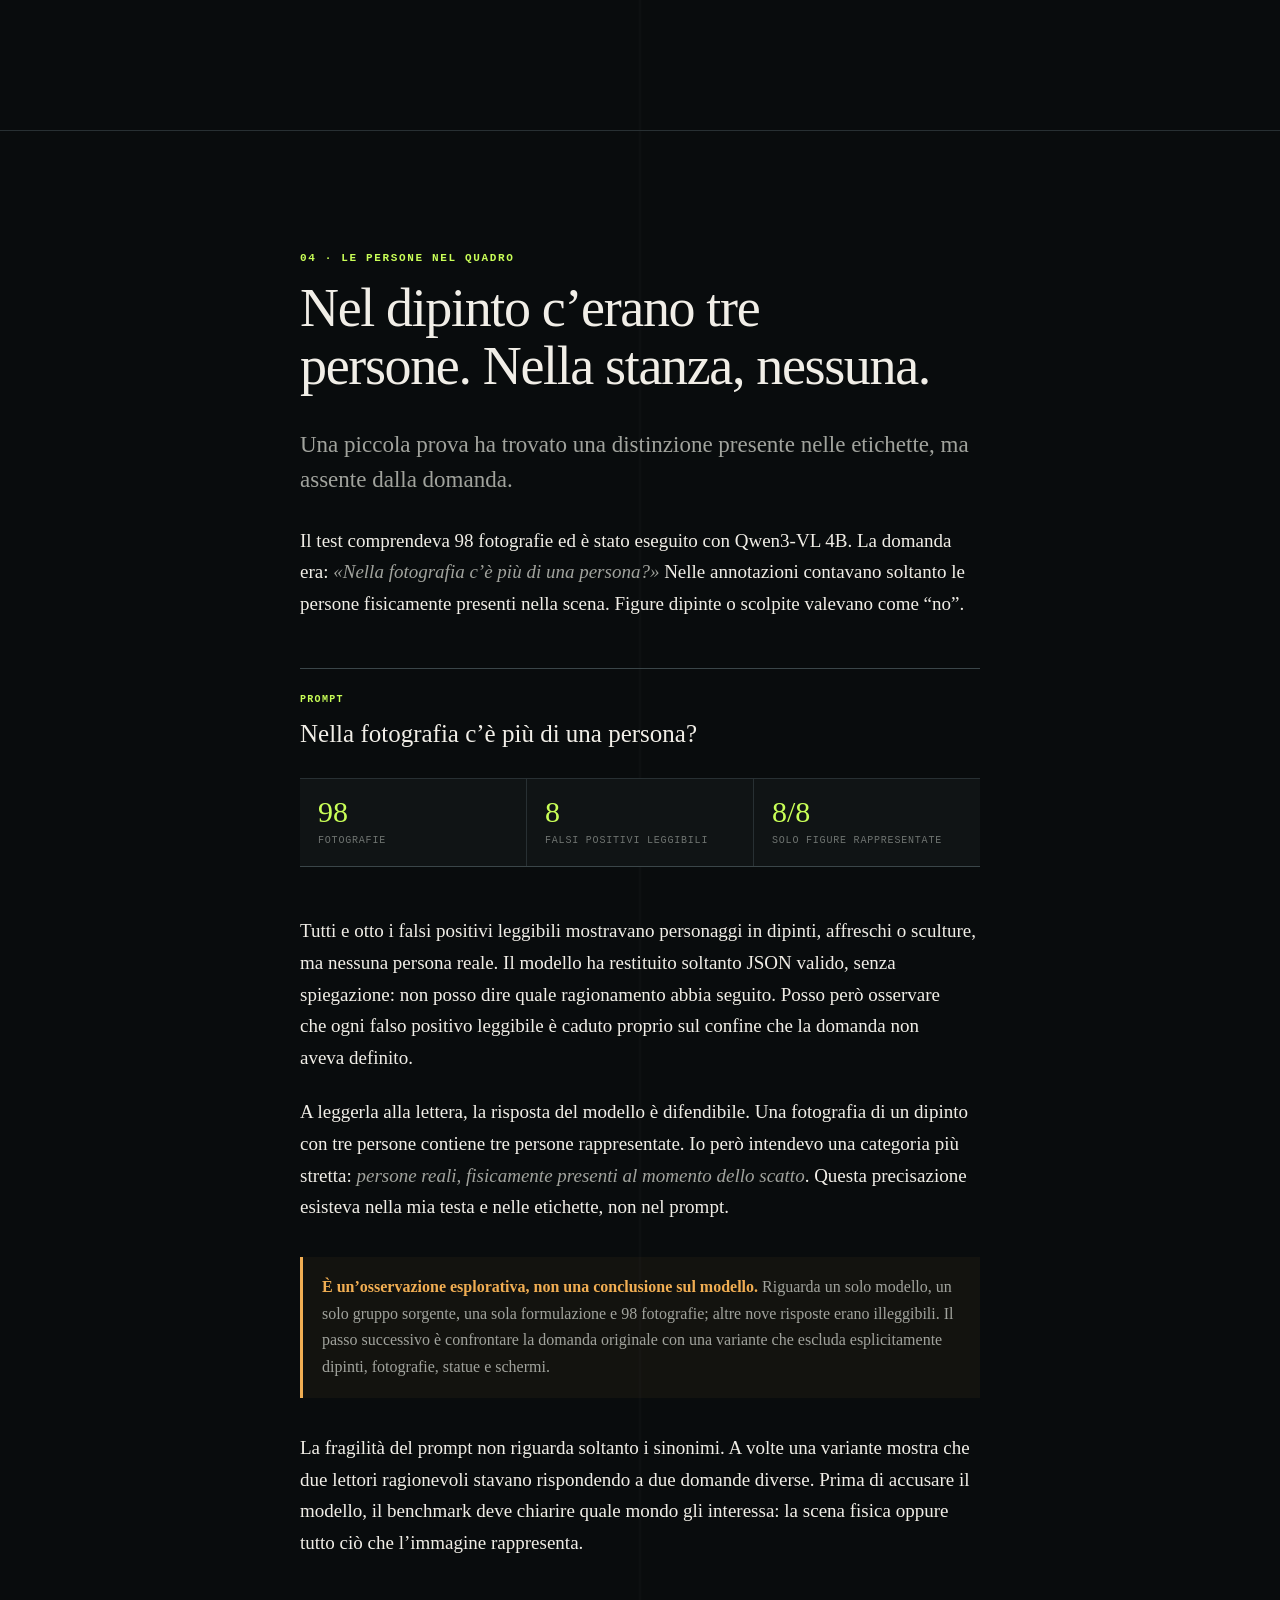
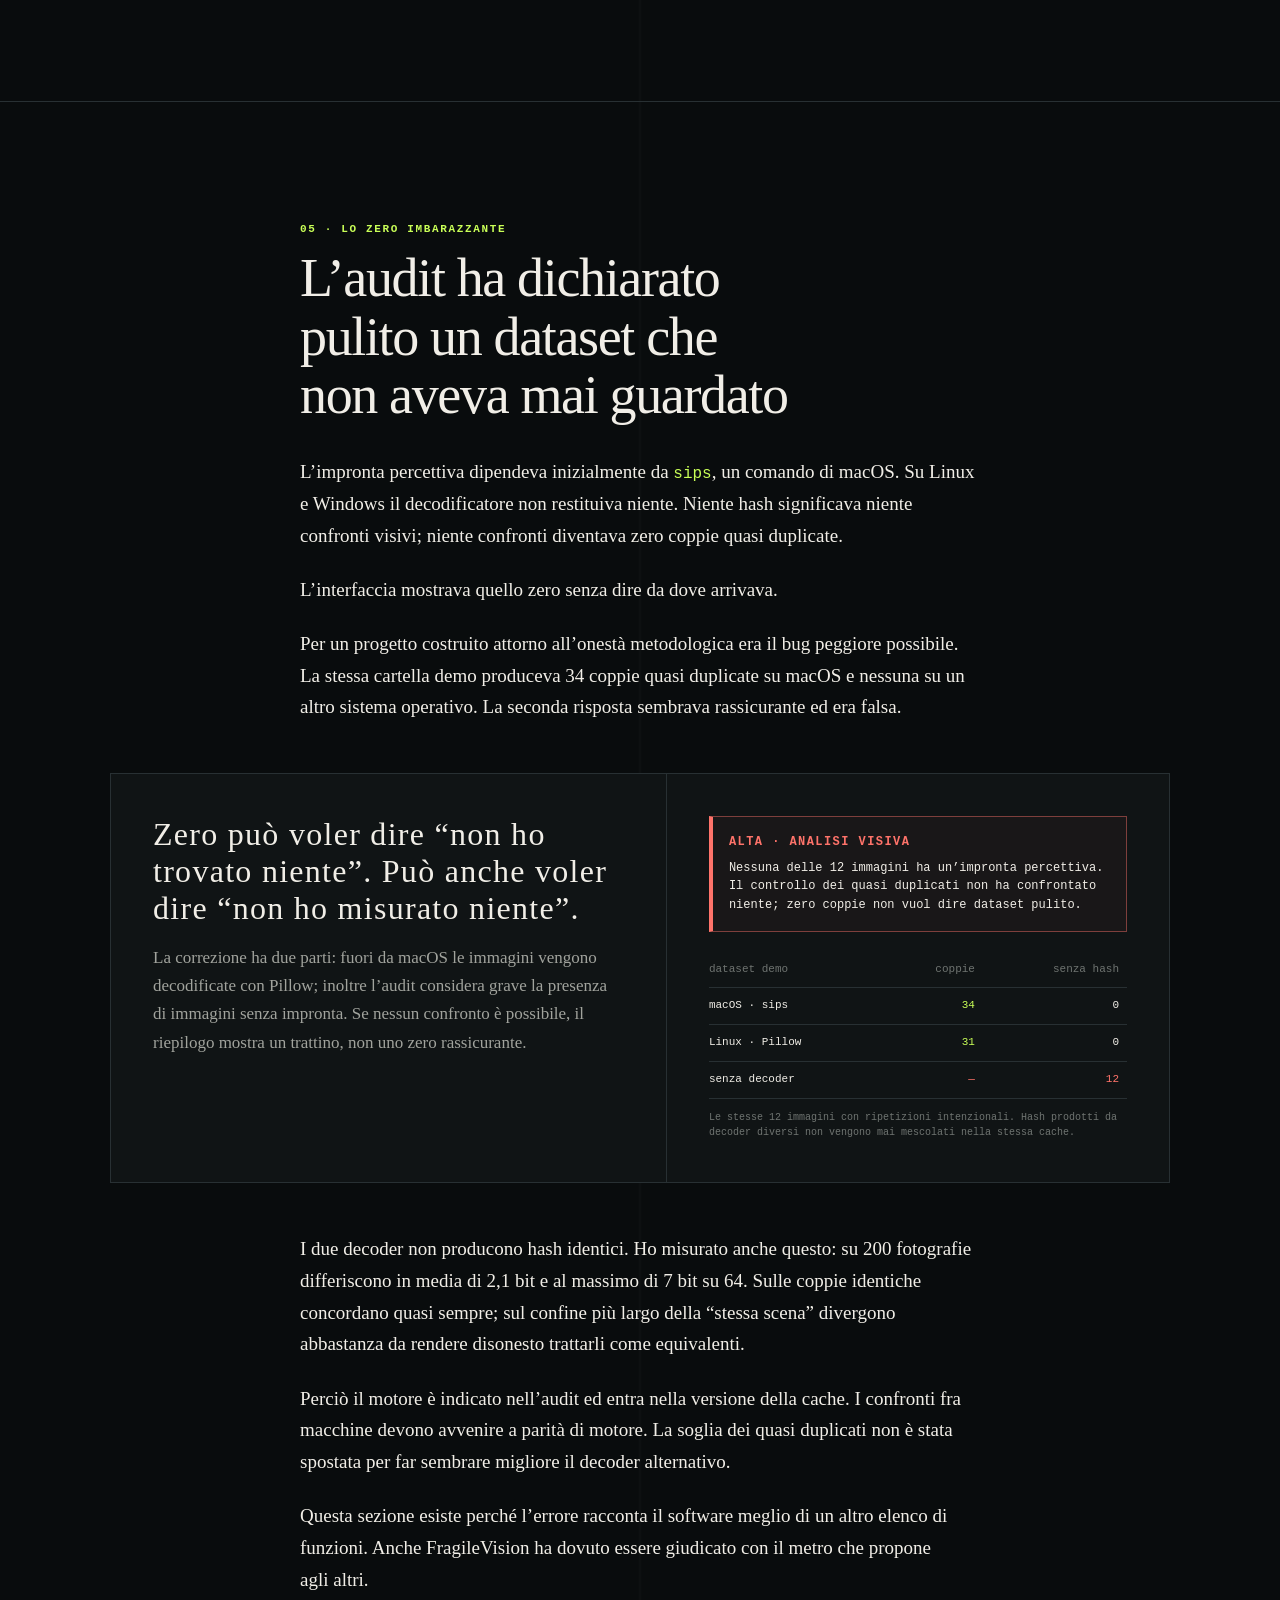
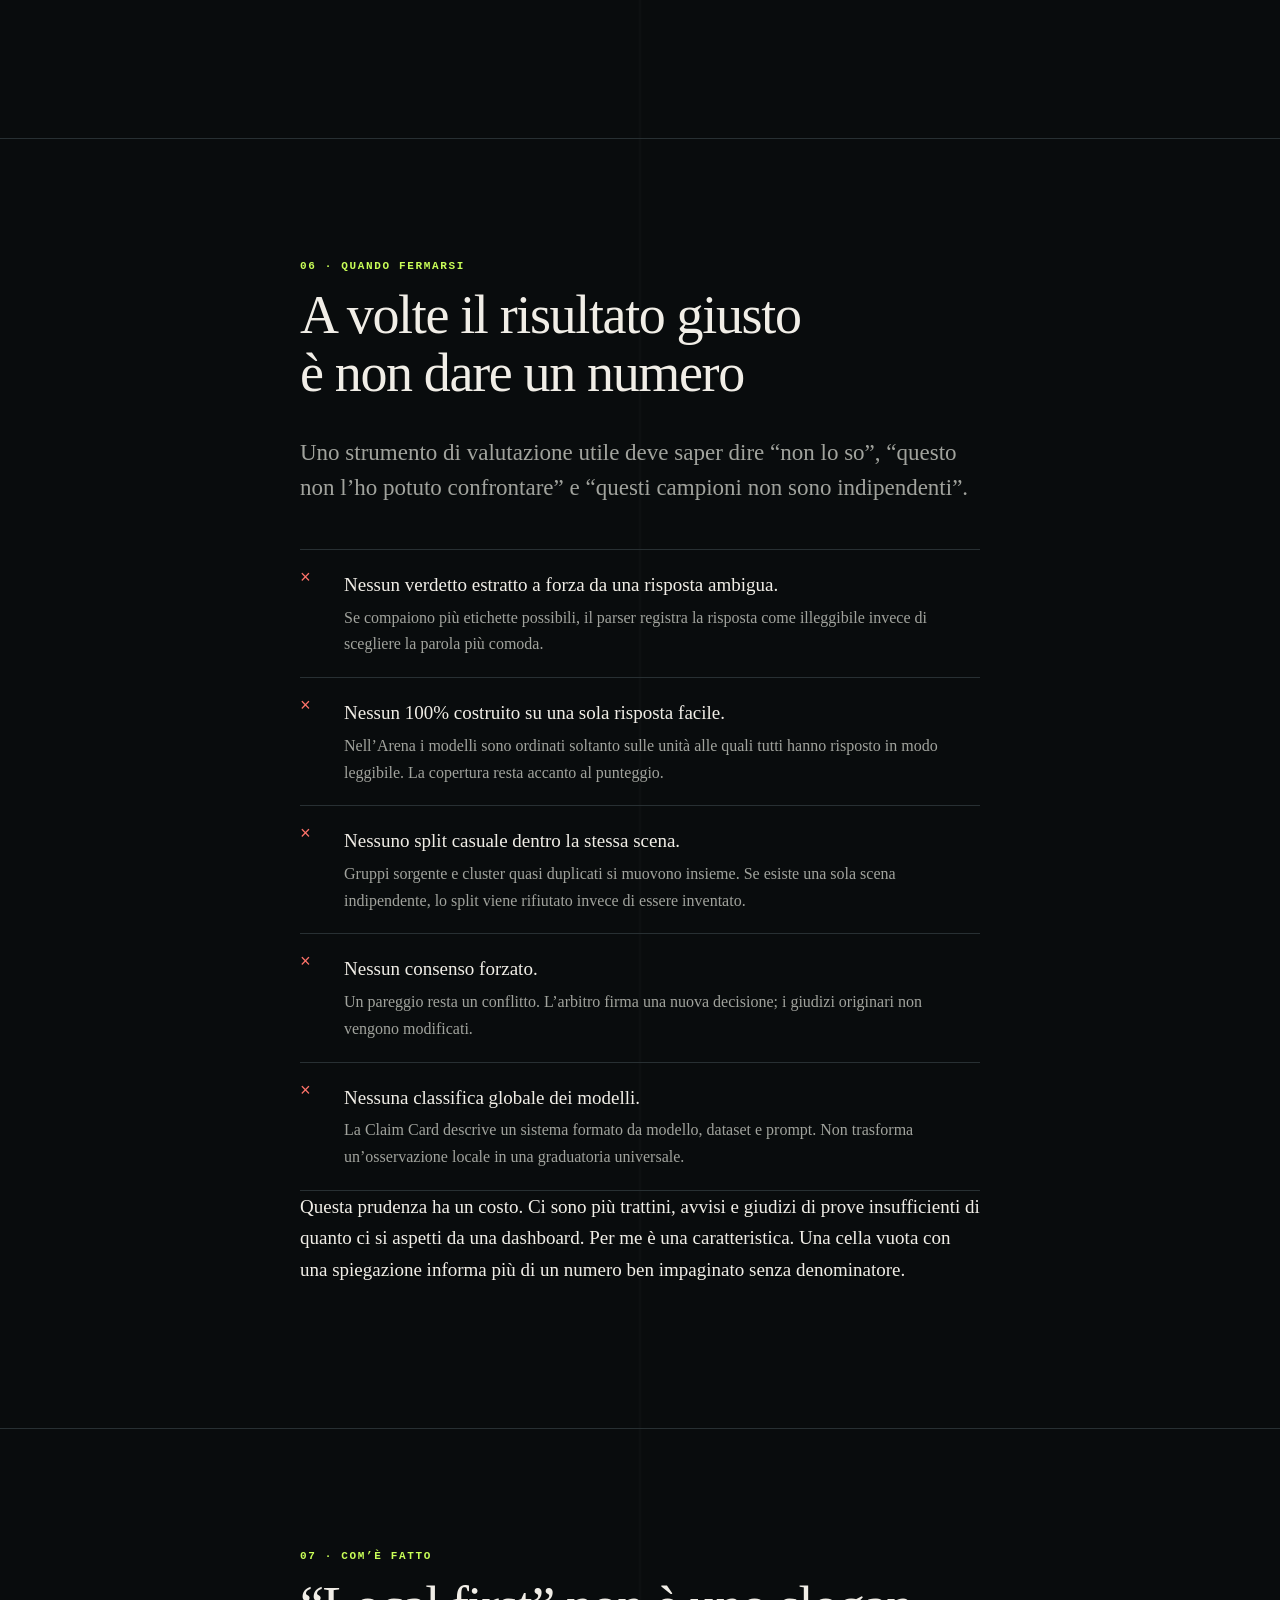
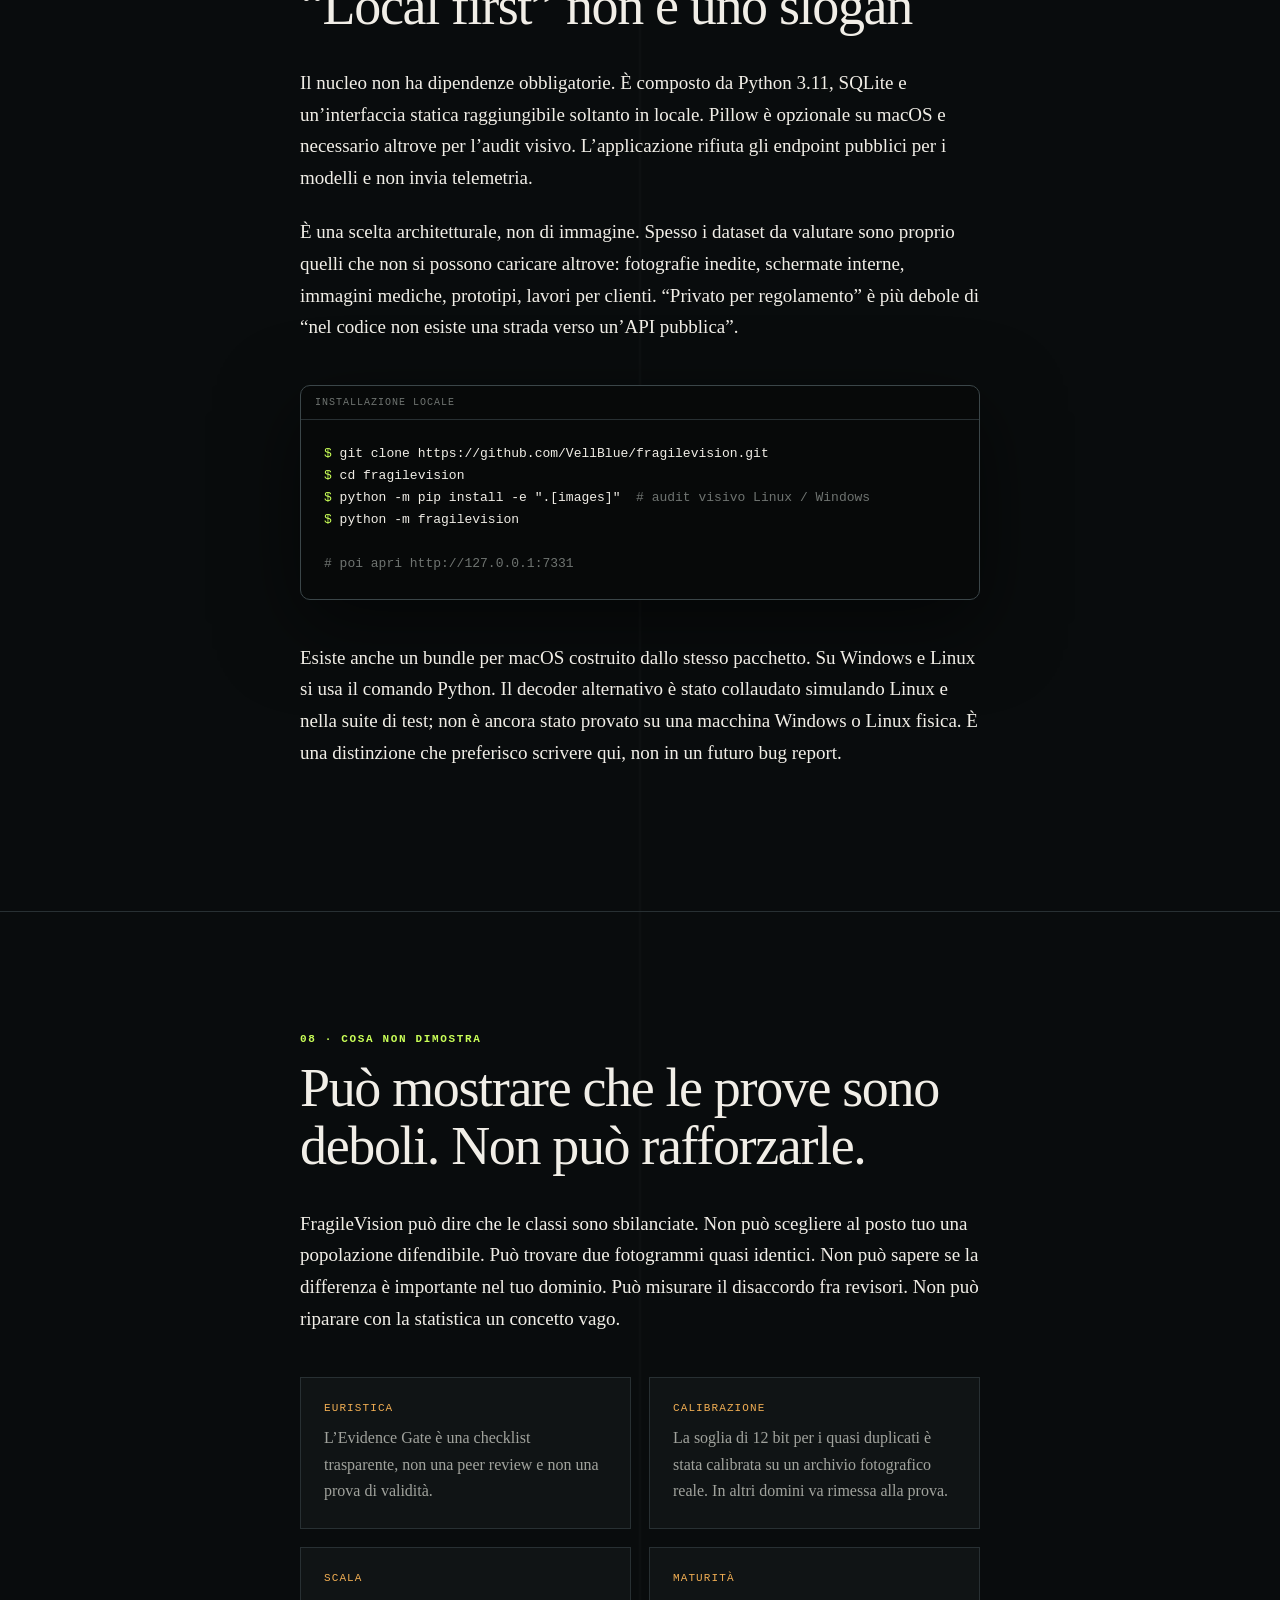
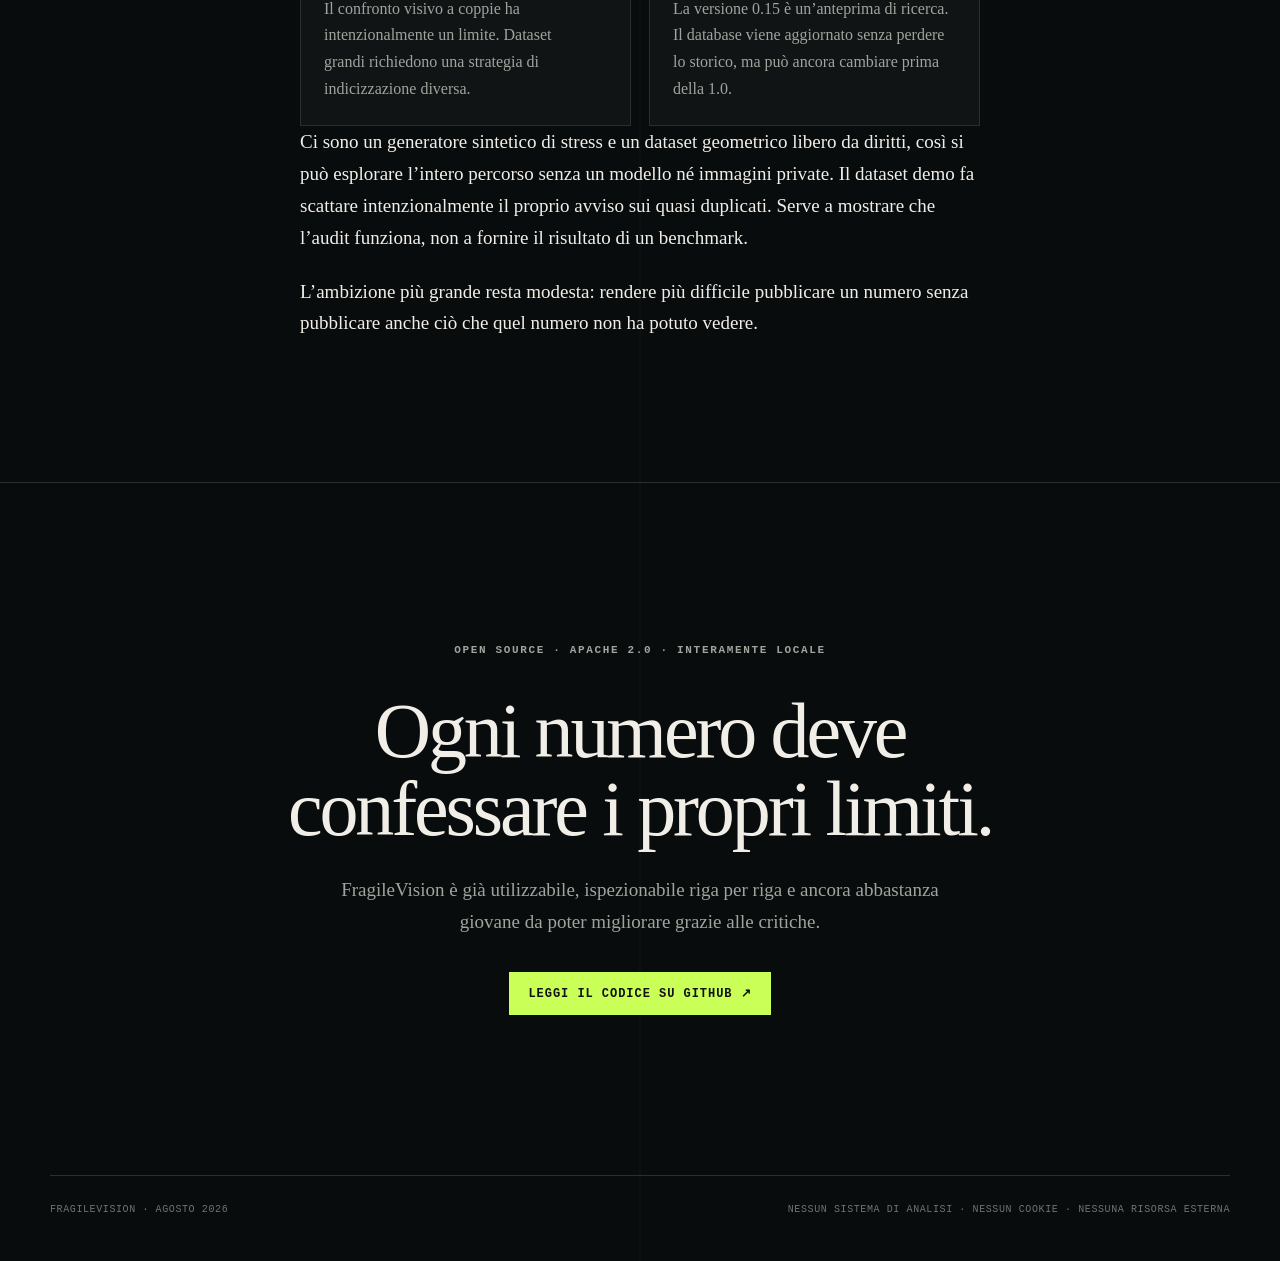
<file: docs/it/index.html>
<!doctype html>
<html lang="it">
<head>
  <meta charset="utf-8">
  <meta name="viewport" content="width=device-width, initial-scale=1">
  <title>Quando il benchmark sbaglia prima del modello — FragileVision</title>
  <meta name="description" content="Perché ho costruito FragileVision: un laboratorio locale che, oltre al modello visivo, mette alla prova il benchmark, il campione e la verità di riferimento.">
  <meta name="theme-color" content="#090c0d">
  <meta property="og:type" content="article">
  <meta property="og:site_name" content="FragileVision">
  <meta property="og:locale" content="it_IT">
  <meta property="og:locale:alternate" content="en_US">
  <meta property="og:title" content="Quando il benchmark sbaglia prima del modello">
  <meta property="og:description" content="FragileVision mette alla prova il benchmark, il campione e la verità di riferimento insieme al modello visivo.">
  <meta property="og:url" content="https://vellblue.github.io/fragilevision/it/">
  <meta property="og:image" content="https://vellblue.github.io/fragilevision/social-card-it.png">
  <meta property="og:image:type" content="image/png">
  <meta property="og:image:width" content="1200">
  <meta property="og:image:height" content="630">
  <meta property="og:image:alt" content="Il registro delle prove di FragileVision accanto a una sala vuota e a un dipinto con alcune persone.">
  <meta property="article:published_time" content="2026-08-26">
  <meta name="twitter:card" content="summary_large_image">
  <meta name="twitter:title" content="Quando il benchmark sbaglia prima del modello">
  <meta name="twitter:description" content="Un laboratorio locale che mette alla prova la valutazione insieme al modello visivo.">
  <meta name="twitter:image" content="https://vellblue.github.io/fragilevision/social-card-it.png">
  <meta name="twitter:image:alt" content="Il registro delle prove di FragileVision accanto a una sala vuota e a un dipinto con alcune persone.">
  <link rel="canonical" href="https://vellblue.github.io/fragilevision/it/">
  <link rel="alternate" hreflang="en" href="https://vellblue.github.io/fragilevision/">
  <link rel="alternate" hreflang="it" href="https://vellblue.github.io/fragilevision/it/">
  <link rel="icon" href="../favicon.svg" type="image/svg+xml">
  <link rel="stylesheet" href="../styles.css">
</head>
<body>
  <a class="skip" href="#articolo">Vai all’articolo</a>

  <nav class="topbar" aria-label="Navigazione principale">
    <a class="brand" href="https://github.com/VellBlue/fragilevision">
      <span class="mark" aria-hidden="true"></span>
      <span>FragileVision</span>
    </a>
    <div class="toplinks">
      <a href="../" lang="en">English</a>
      <a aria-current="page" href="./">Italiano</a>
      <a href="https://github.com/VellBlue/fragilevision">GitHub ↗</a>
    </div>
  </nav>

  <header class="hero">
    <div>
      <p class="eyebrow">Un benchmark deve saper smentire la propria conclusione</p>
      <h1>Quando il benchmark sbaglia prima del modello</h1>
      <p class="deck">FragileVision non si limita a chiedere se il modello ha risposto bene. Controlla anche se la domanda, il campione e le annotazioni permettono davvero di sostenerlo.</p>
      <p class="byline">Simone · agosto 2026 · software locale, metodo pubblico · <a href="../" lang="en">Read in English</a></p>
    </div>

    <aside class="ledger" aria-label="Registro delle prove">
      <header><span>Registro delle prove</span><span>FV / 0.15</span></header>
      <div class="ledger-row"><span>Domanda</span><strong>provata in più forme</strong></div>
      <div class="ledger-row"><span>Campione</span><strong>contato per scene</strong></div>
      <div class="ledger-row"><span>Etichette</span><strong>disaccordi visibili</strong></div>
      <div class="ledger-row warn"><span>Conclusione</span><strong>può essere bocciata</strong></div>
    </aside>
  </header>

  <main id="articolo">
    <section class="chapter">
      <div class="measure">
        <p class="section-tag">01 · Perché esiste</p>
        <h2>Cercavo il modello migliore. Ho trovato un problema nella domanda.</h2>
        <p class="lead">All’inizio c’era un benchmark sulle mie fotografie. Pensavo che gli errori si sarebbero spiegati soprattutto con la dimensione dei modelli. Non è andata così.</p>
        <p>Con una domanda semplice e diretta, un modello da quattro miliardi di parametri superava quello da otto miliardi interrogato con la formulazione originale. Una negazione poteva trasformare un buon risultato in una risposta quasi costante. A volte bastava cambiare uno spazio nel prefill per ottenere una parola, un paragrafo oppure niente.</p>
        <p>Ho raccontato quel lavoro in <a href="https://vellblue.github.io/vlm-photo-bench/it/">Come formuli la domanda conta più della dimensione del modello</a>. Restava però un problema di metodo: se il punteggio cambia tanto mentre fotografie e pesi rimangono gli stessi, scegliere un unico prompt e non toccarlo non è una decisione neutrale. Anche il prompt fa parte dello strumento di misura.</p>
        <p>Gli script del benchmark erano sufficienti per mostrare il problema una volta. Non trasformavano la cautela in un metodo. FragileVision è lo strumento che avrei voluto quando quei risultati mi hanno fatto dubitare del mio stesso banco di prova.</p>

        <div class="rule">
          <b>La regola</b>
          <p>Un risultato diventa una prova soltanto quando sono visibili anche i modi in cui potrebbe essere un artefatto.</p>
        </div>

        <p>È una regola severa, di proposito. I modelli danno già risposte con un’aria di certezza. Il software che li valuta non dovrebbe renderle ancora più sicure di quanto siano.</p>
      </div>
    </section>

    <section class="chapter">
      <div class="measure">
        <p class="section-tag">02 · Tre punti di rottura</p>
        <h2>Il modello non è l’unica cosa che cambia</h2>
        <p>Quasi tutte le classifiche confrontano modelli diversi e tengono fermo il resto. FragileVision fa anche il contrario: lascia fermo il modello e prova a far cedere la valutazione che gli sta intorno.</p>
      </div>

      <div class="wide proof-grid">
        <article class="proof">
          <span class="index">01</span>
          <h3>La formulazione</h3>
          <p>La domanda cambia lingua, negazione, esempi, ordine, formato e lunghezza senza cambiare intenzione. La fragilità misura quando, nonostante questo, si sposta il verdetto.</p>
        </article>
        <article class="proof">
          <span class="index">02</span>
          <h3>Il campione</h3>
          <p>Quasi duplicati, scene dominanti, classi sbilanciate e contaminazioni fra train e test possono far passare la ripetizione per evidenza. L’unità indipendente è la scena, non il file.</p>
        </article>
        <article class="proof">
          <span class="index">03</span>
          <h3>La verità di riferimento</h3>
          <p>Un’etichetta scritta da una sola persona resta un’opinione, anche quando è registrata nel database. Revisione cieca, giudizi firmati, coefficienti di accordo e arbitrato mostrano quanto sia davvero condivisa.</p>
        </article>
      </div>

      <div class="measure">
        <p>Questi problemi non vanno schiacciati dentro un generico numero di “robustezza”. Un modello che cambia fra due chiamate identiche non è lo stesso problema di un prompt che cambia risposta. Il disaccordo fra revisori non è un errore del modello. Una raffica di venti fotogrammi non contiene venti osservazioni indipendenti.</p>
        <p>FragileVision tiene distinti questi piani, anche a costo di produrre un report meno ordinato.</p>
      </div>
    </section>

    <section class="chapter">
      <div class="measure">
        <p class="section-tag">03 · Il percorso</p>
        <h2>Ogni conclusione deve lasciare delle tracce</h2>
        <p class="lead">FragileVision è un registro prima di essere una dashboard. Conserva abbastanza dettagli perché il risultato possa essere contestato, non soltanto ammirato.</p>

        <div class="workflow" aria-label="Percorso delle prove in FragileVision">
          <div class="flow-row">
            <b>01</b><h3>Importazione locale</h3>
            <p>Le immagini vengono copiate nello spazio gestito, controllate e deduplicate con SHA-256. Non vengono caricate altrove.</p>
          </div>
          <div class="flow-row">
            <b>02</b><h3>Controllo del campione</h3>
            <p>Integrità, risoluzione, equilibrio tra le classi, gruppi sorgente, somiglianza percettiva e contaminazioni dello split vengono verificati prima di ogni esecuzione.</p>
          </div>
          <div class="flow-row">
            <b>03</b><h3>Verità di riferimento</h3>
            <p>I revisori lavorano alla cieca. L’unanimità o una maggioranza assoluta possono chiudere un caso; un pareggio o l’assenza di una maggioranza no. L’arbitrato si aggiunge, non cancella il disaccordo.</p>
          </div>
          <div class="flow-row">
            <b>04</b><h3>La domanda alla prova</h3>
            <p>Le varianti mantengono ferma l’intenzione e cambiano le parole. Le ripetizioni misurano separatamente la deriva del modello.</p>
          </div>
          <div class="flow-row">
            <b>05</b><h3>Modelli locali</h3>
            <p>Ollama e gli endpoint privati compatibili con OpenAI sono ammessi. Gli endpoint pubblici vengono rifiutati per scelta.</p>
          </div>
          <div class="flow-row">
            <b>06</b><h3>Anche i limiti nel report</h3>
            <p>La Claim Card include intervalli, baseline, copertura, fallimenti del parser, test appaiati, controlli sull’evidenza e fingerprint della valutazione.</p>
          </div>
        </div>

        <p>Di ogni risposta restano il prompt finale esatto, l’adattatore, il seed, la temperatura, l’output grezzo, la decisione del parser, la latenza e i token. Il pacchetto per ripetere l’esperimento è volutamente noioso: CSV, JSON, Markdown, percorsi locali e hash. La riproducibilità assomiglia spesso alla burocrazia.</p>
      </div>
    </section>

    <section class="chapter">
      <div class="measure">
        <p class="section-tag">04 · Le persone nel quadro</p>
        <h2>Nel dipinto c’erano tre persone. Nella stanza, nessuna.</h2>
        <p class="lead">Una piccola prova ha trovato una distinzione presente nelle etichette, ma assente dalla domanda.</p>
        <p>Il test comprendeva 98 fotografie ed è stato eseguito con Qwen3‑VL 4B. La domanda era: <em>«Nella fotografia c’è più di una persona?»</em> Nelle annotazioni contavano soltanto le persone fisicamente presenti nella scena. Figure dipinte o scolpite valevano come “no”.</p>

        <div class="observation">
          <blockquote class="question-quote">Nella fotografia c’è più di una persona?</blockquote>
          <div class="observation-stats">
            <div><b>98</b><span>fotografie</span></div>
            <div><b>8</b><span>falsi positivi leggibili</span></div>
            <div><b>8/8</b><span>solo figure rappresentate</span></div>
          </div>
        </div>

        <p>Tutti e otto i falsi positivi leggibili mostravano personaggi in dipinti, affreschi o sculture, ma nessuna persona reale. Il modello ha restituito soltanto JSON valido, senza spiegazione: non posso dire quale ragionamento abbia seguito. Posso però osservare che ogni falso positivo leggibile è caduto proprio sul confine che la domanda non aveva definito.</p>
        <p>A leggerla alla lettera, la risposta del modello è difendibile. Una fotografia di un dipinto con tre persone contiene tre persone rappresentate. Io però intendevo una categoria più stretta: <em>persone reali, fisicamente presenti al momento dello scatto</em>. Questa precisazione esisteva nella mia testa e nelle etichette, non nel prompt.</p>

        <div class="scope-note"><strong>È un’osservazione esplorativa, non una conclusione sul modello.</strong> Riguarda un solo modello, un solo gruppo sorgente, una sola formulazione e 98 fotografie; altre nove risposte erano illeggibili. Il passo successivo è confrontare la domanda originale con una variante che escluda esplicitamente dipinti, fotografie, statue e schermi.</div>

        <p>La fragilità del prompt non riguarda soltanto i sinonimi. A volte una variante mostra che due lettori ragionevoli stavano rispondendo a due domande diverse. Prima di accusare il modello, il benchmark deve chiarire quale mondo gli interessa: la scena fisica oppure tutto ciò che l’immagine rappresenta.</p>
      </div>
    </section>

    <section class="chapter">
      <div class="measure">
        <p class="section-tag">05 · Lo zero imbarazzante</p>
        <h2>L’audit ha dichiarato pulito un dataset che non aveva mai guardato</h2>
        <p>L’impronta percettiva dipendeva inizialmente da <code>sips</code>, un comando di macOS. Su Linux e Windows il decodificatore non restituiva niente. Niente hash significava niente confronti visivi; niente confronti diventava zero coppie quasi duplicate.</p>
        <p>L’interfaccia mostrava quello zero senza dire da dove arrivava.</p>
        <p>Per un progetto costruito attorno all’onestà metodologica era il bug peggiore possibile. La stessa cartella demo produceva 34 coppie quasi duplicate su macOS e nessuna su un altro sistema operativo. La seconda risposta sembrava rassicurante ed era falsa.</p>
      </div>

      <div class="wide audit-example">
        <div class="audit-copy">
          <h3>Zero può voler dire “non ho trovato niente”. Può anche voler dire “non ho misurato niente”.</h3>
          <p>La correzione ha due parti: fuori da macOS le immagini vengono decodificate con Pillow; inoltre l’audit considera grave la presenza di immagini senza impronta. Se nessun confronto è possibile, il riepilogo mostra un trattino, non uno zero rassicurante.</p>
        </div>
        <div class="audit-panel">
          <div class="warning">
            <b>Alta · analisi visiva</b>
            Nessuna delle 12 immagini ha un’impronta percettiva. Il controllo dei quasi duplicati non ha confrontato niente; zero coppie non vuol dire dataset pulito.
          </div>
          <table class="engine-table">
            <caption>Le stesse 12 immagini con ripetizioni intenzionali. Hash prodotti da decoder diversi non vengono mai mescolati nella stessa cache.</caption>
            <thead><tr><th>dataset demo</th><th>coppie</th><th>senza hash</th></tr></thead>
            <tbody>
              <tr><td>macOS · sips</td><td class="good">34</td><td>0</td></tr>
              <tr><td>Linux · Pillow</td><td class="good">31</td><td>0</td></tr>
              <tr><td>senza decoder</td><td class="bad">—</td><td class="bad">12</td></tr>
            </tbody>
          </table>
        </div>
      </div>

      <div class="measure">
        <p>I due decoder non producono hash identici. Ho misurato anche questo: su 200 fotografie differiscono in media di 2,1 bit e al massimo di 7 bit su 64. Sulle coppie identiche concordano quasi sempre; sul confine più largo della “stessa scena” divergono abbastanza da rendere disonesto trattarli come equivalenti.</p>
        <p>Perciò il motore è indicato nell’audit ed entra nella versione della cache. I confronti fra macchine devono avvenire a parità di motore. La soglia dei quasi duplicati non è stata spostata per far sembrare migliore il decoder alternativo.</p>
        <p>Questa sezione esiste perché l’errore racconta il software meglio di un altro elenco di funzioni. Anche FragileVision ha dovuto essere giudicato con il metro che propone agli altri.</p>
      </div>
    </section>

    <section class="chapter">
      <div class="measure">
        <p class="section-tag">06 · Quando fermarsi</p>
        <h2>A volte il risultato giusto è non dare un numero</h2>
        <p class="lead">Uno strumento di valutazione utile deve saper dire “non lo so”, “questo non l’ho potuto confrontare” e “questi campioni non sono indipendenti”.</p>

        <div class="refusal-list">
          <div class="refusal"><b>×</b><p>Nessun verdetto estratto a forza da una risposta ambigua.<span>Se compaiono più etichette possibili, il parser registra la risposta come illeggibile invece di scegliere la parola più comoda.</span></p></div>
          <div class="refusal"><b>×</b><p>Nessun 100% costruito su una sola risposta facile.<span>Nell’Arena i modelli sono ordinati soltanto sulle unità alle quali tutti hanno risposto in modo leggibile. La copertura resta accanto al punteggio.</span></p></div>
          <div class="refusal"><b>×</b><p>Nessuno split casuale dentro la stessa scena.<span>Gruppi sorgente e cluster quasi duplicati si muovono insieme. Se esiste una sola scena indipendente, lo split viene rifiutato invece di essere inventato.</span></p></div>
          <div class="refusal"><b>×</b><p>Nessun consenso forzato.<span>Un pareggio resta un conflitto. L’arbitro firma una nuova decisione; i giudizi originari non vengono modificati.</span></p></div>
          <div class="refusal"><b>×</b><p>Nessuna classifica globale dei modelli.<span>La Claim Card descrive un sistema formato da modello, dataset e prompt. Non trasforma un’osservazione locale in una graduatoria universale.</span></p></div>
        </div>

        <p>Questa prudenza ha un costo. Ci sono più trattini, avvisi e giudizi di prove insufficienti di quanto ci si aspetti da una dashboard. Per me è una caratteristica. Una cella vuota con una spiegazione informa più di un numero ben impaginato senza denominatore.</p>
      </div>
    </section>

    <section class="chapter">
      <div class="measure">
        <p class="section-tag">07 · Com’è fatto</p>
        <h2>“Local first” non è uno slogan</h2>
        <p>Il nucleo non ha dipendenze obbligatorie. È composto da Python 3.11, SQLite e un’interfaccia statica raggiungibile soltanto in locale. Pillow è opzionale su macOS e necessario altrove per l’audit visivo. L’applicazione rifiuta gli endpoint pubblici per i modelli e non invia telemetria.</p>
        <p>È una scelta architetturale, non di immagine. Spesso i dataset da valutare sono proprio quelli che non si possono caricare altrove: fotografie inedite, schermate interne, immagini mediche, prototipi, lavori per clienti. “Privato per regolamento” è più debole di “nel codice non esiste una strada verso un’API pubblica”.</p>

        <div class="terminal" aria-label="Comandi di installazione">
          <header>Installazione locale</header>
          <pre><code><span class="prompt">$</span> git clone https://github.com/VellBlue/fragilevision.git
<span class="prompt">$</span> cd fragilevision
<span class="prompt">$</span> python -m pip install -e ".[images]"  <span class="comment"># audit visivo Linux / Windows</span>
<span class="prompt">$</span> python -m fragilevision

<span class="comment"># poi apri http://127.0.0.1:7331</span></code></pre>
        </div>

        <p>Esiste anche un bundle per macOS costruito dallo stesso pacchetto. Su Windows e Linux si usa il comando Python. Il decoder alternativo è stato collaudato simulando Linux e nella suite di test; non è ancora stato provato su una macchina Windows o Linux fisica. È una distinzione che preferisco scrivere qui, non in un futuro bug report.</p>
      </div>
    </section>

    <section class="chapter">
      <div class="measure">
        <p class="section-tag">08 · Cosa non dimostra</p>
        <h2>Può mostrare che le prove sono deboli. Non può rafforzarle.</h2>
        <p>FragileVision può dire che le classi sono sbilanciate. Non può scegliere al posto tuo una popolazione difendibile. Può trovare due fotogrammi quasi identici. Non può sapere se la differenza è importante nel tuo dominio. Può misurare il disaccordo fra revisori. Non può riparare con la statistica un concetto vago.</p>

        <div class="limits">
          <article class="limit"><b>Euristica</b><p>L’Evidence Gate è una checklist trasparente, non una peer review e non una prova di validità.</p></article>
          <article class="limit"><b>Calibrazione</b><p>La soglia di 12 bit per i quasi duplicati è stata calibrata su un archivio fotografico reale. In altri domini va rimessa alla prova.</p></article>
          <article class="limit"><b>Scala</b><p>Il confronto visivo a coppie ha intenzionalmente un limite. Dataset grandi richiedono una strategia di indicizzazione diversa.</p></article>
          <article class="limit"><b>Maturità</b><p>La versione 0.15 è un’anteprima di ricerca. Il database viene aggiornato senza perdere lo storico, ma può ancora cambiare prima della 1.0.</p></article>
        </div>

        <p>Ci sono un generatore sintetico di stress e un dataset geometrico libero da diritti, così si può esplorare l’intero percorso senza un modello né immagini private. Il dataset demo fa scattare intenzionalmente il proprio avviso sui quasi duplicati. Serve a mostrare che l’audit funziona, non a fornire il risultato di un benchmark.</p>
        <p>L’ambizione più grande resta modesta: rendere più difficile pubblicare un numero senza pubblicare anche ciò che quel numero non ha potuto vedere.</p>
      </div>
    </section>

    <section class="closing">
      <div class="wide">
        <p class="section-tag">Open source · Apache 2.0 · interamente locale</p>
        <h2>Ogni numero deve confessare i propri limiti.</h2>
        <p>FragileVision è già utilizzabile, ispezionabile riga per riga e ancora abbastanza giovane da poter migliorare grazie alle critiche.</p>
        <a class="button" href="https://github.com/VellBlue/fragilevision">Leggi il codice su GitHub ↗</a>
      </div>
    </section>
  </main>

  <footer>
    <span>FragileVision · agosto 2026</span>
    <span>Nessun sistema di analisi · nessun cookie · nessuna risorsa esterna</span>
  </footer>
</body>
</html>
</file>
<file: docs/styles.css>
:root {
  color-scheme: dark;
  --ground: #090c0d;
  --paper: #101415;
  --raised: #151a1c;
  --ink: #f1eee7;
  --muted: #a1a39d;
  --faint: #6f7471;
  --line: #283033;
  --line-bright: #3b4649;
  --acid: #c9ff57;
  --acid-soft: #c9ff5718;
  --coral: #ff736a;
  --blue: #70b7ff;
  --amber: #f1ae53;
  --serif: "Iowan Old Style", "Palatino Linotype", Palatino, Georgia, ui-serif, serif;
  --sans: ui-sans-serif, -apple-system, BlinkMacSystemFont, "Segoe UI", sans-serif;
  --mono: ui-monospace, "SFMono-Regular", Menlo, Consolas, monospace;
}

* { box-sizing: border-box; }

html {
  scroll-behavior: smooth;
  background: var(--ground);
}

body {
  margin: 0;
  color: var(--ink);
  background:
    linear-gradient(90deg, transparent calc(50% - 1px), #ffffff05 50%, transparent calc(50% + 1px)),
    radial-gradient(circle at 84% 3%, #c9ff570d, transparent 26rem),
    var(--ground);
  font: 19px/1.67 var(--serif);
  -webkit-font-smoothing: antialiased;
}

a {
  color: inherit;
  text-decoration-color: #c9ff5780;
  text-decoration-thickness: 1px;
  text-underline-offset: .19em;
}

a:hover { color: var(--acid); }

a:focus-visible,
button:focus-visible {
  outline: 2px solid var(--acid);
  outline-offset: 4px;
}

.skip {
  position: fixed;
  left: 18px;
  top: -80px;
  z-index: 10;
  padding: 10px 14px;
  background: var(--acid);
  color: #101311;
  font: 700 13px var(--sans);
  text-decoration: none;
}

.skip:focus { top: 18px; }

.topbar {
  width: min(1180px, calc(100% - 40px));
  margin: 0 auto;
  min-height: 68px;
  display: flex;
  align-items: center;
  justify-content: space-between;
  gap: 18px;
  border-bottom: 1px solid var(--line);
  font: 11px/1 var(--mono);
  letter-spacing: .1em;
  text-transform: uppercase;
}

.brand,
.toplinks {
  display: flex;
  align-items: center;
  gap: 14px;
}

.brand { text-decoration: none; }
.brand:hover { color: var(--ink); }

.mark {
  width: 23px;
  height: 18px;
  position: relative;
  border: 1px solid var(--ink);
  border-radius: 5px;
}

.mark::before {
  content: "";
  position: absolute;
  width: 15px;
  height: 11px;
  right: -7px;
  bottom: -6px;
  background: var(--acid);
  border: 2px solid var(--ground);
  border-radius: 4px;
}

.mark::after {
  content: "";
  position: absolute;
  right: -8px;
  top: -5px;
  width: 5px;
  height: 5px;
  border-radius: 50%;
  background: var(--coral);
}

.toplinks a { color: var(--muted); text-decoration: none; }
.toplinks a[aria-current="page"] { color: var(--acid); }

.hero {
  width: min(1180px, calc(100% - 40px));
  margin: 0 auto;
  padding: clamp(70px, 11vw, 150px) 0 clamp(64px, 9vw, 110px);
  display: grid;
  grid-template-columns: minmax(0, 1.35fr) minmax(310px, .65fr);
  gap: clamp(50px, 8vw, 120px);
  align-items: end;
}

.eyebrow,
.section-tag {
  margin: 0 0 22px;
  color: var(--acid);
  font: 700 11px/1.3 var(--mono);
  letter-spacing: .15em;
  text-transform: uppercase;
}

h1,
h2,
h3,
p { text-wrap: pretty; }

h1 {
  max-width: 820px;
  margin: 0;
  font: 400 clamp(48px, 8vw, 94px)/.96 var(--serif);
  letter-spacing: -.045em;
  text-wrap: balance;
}

.deck {
  max-width: 690px;
  margin: 30px 0 0;
  color: var(--muted);
  font-size: clamp(21px, 2.5vw, 28px);
  line-height: 1.45;
}

.byline {
  margin: 34px 0 0;
  color: var(--faint);
  font: 12px/1.6 var(--mono);
}

.ledger {
  border: 1px solid var(--line-bright);
  background: #0d1112d9;
  box-shadow: 14px 14px 0 #c9ff5708;
}

.ledger header {
  display: flex;
  justify-content: space-between;
  gap: 12px;
  padding: 12px 14px;
  border-bottom: 1px solid var(--line);
  color: var(--faint);
  font: 10px/1.3 var(--mono);
  letter-spacing: .12em;
  text-transform: uppercase;
}

.ledger-row {
  display: grid;
  grid-template-columns: 33% 1fr;
  gap: 15px;
  padding: 17px 14px;
  border-bottom: 1px solid var(--line);
  font: 12px/1.45 var(--mono);
}

.ledger-row:last-child { border-bottom: 0; }
.ledger-row span { color: var(--faint); }
.ledger-row strong { color: var(--ink); font-weight: 500; }
.ledger-row strong::before { content: "●"; color: var(--acid); margin-right: 8px; }
.ledger-row.warn strong::before { color: var(--coral); }

main { overflow: hidden; }

.measure {
  width: min(680px, calc(100% - 40px));
  margin-inline: auto;
}

.wide {
  width: min(1060px, calc(100% - 40px));
  margin-inline: auto;
}

.chapter {
  padding: clamp(70px, 10vw, 120px) 0;
  border-top: 1px solid var(--line);
}

.chapter h2 {
  margin: 0 0 32px;
  font: 400 clamp(34px, 5vw, 54px)/1.08 var(--serif);
  letter-spacing: -.025em;
  text-wrap: balance;
}

.chapter h3 {
  margin: 52px 0 14px;
  font: 650 14px/1.35 var(--sans);
  letter-spacing: .04em;
}

.chapter p { margin: 0 0 1.18em; }
.chapter strong { font-weight: 650; }
.chapter em { color: var(--muted); }

.lead {
  color: var(--muted);
  font-size: 23px;
  line-height: 1.53;
}

.rule {
  display: grid;
  grid-template-columns: 70px 1fr;
  gap: 18px;
  margin: 42px 0;
  padding: 20px 0;
  border-top: 1px solid var(--line);
  border-bottom: 1px solid var(--line);
}

.rule b {
  color: var(--acid);
  font: 700 11px/1.4 var(--mono);
  letter-spacing: .12em;
  text-transform: uppercase;
}

.rule p { margin: 0; font-size: 21px; line-height: 1.48; }

.proof-grid {
  display: grid;
  grid-template-columns: repeat(3, 1fr);
  border: 1px solid var(--line);
  background: var(--line);
  gap: 1px;
  margin: 48px auto;
}

.proof {
  min-height: 300px;
  padding: 28px;
  background: var(--paper);
}

.proof .index {
  display: inline-grid;
  place-items: center;
  width: 34px;
  height: 34px;
  border: 1px solid var(--line-bright);
  border-radius: 50%;
  color: var(--acid);
  font: 11px var(--mono);
}

.proof h3 {
  margin: 50px 0 13px;
  font: 400 29px/1.1 var(--serif);
  letter-spacing: -.02em;
}

.proof p { margin: 0; color: var(--muted); font-size: 17px; }

.workflow {
  margin: 48px 0;
  border-top: 1px solid var(--line-bright);
}

.flow-row {
  display: grid;
  grid-template-columns: 54px minmax(150px, .7fr) minmax(0, 1.3fr);
  gap: 18px;
  padding: 23px 0;
  border-bottom: 1px solid var(--line);
  align-items: baseline;
}

.flow-row > b { color: var(--acid); font: 11px var(--mono); }
.flow-row h3 { margin: 0; font: 600 16px/1.4 var(--sans); }
.flow-row p { margin: 0; color: var(--muted); font-size: 17px; }

.observation {
  margin: 48px 0;
  border-top: 1px solid var(--line-bright);
  border-bottom: 1px solid var(--line-bright);
}

.question-quote {
  margin: 0;
  padding: 26px 0;
  color: var(--ink);
  font: 400 25px/1.45 var(--serif);
}

.question-quote::before {
  content: "Prompt";
  display: block;
  margin-bottom: 11px;
  color: var(--acid);
  font: 700 10px/1 var(--mono);
  letter-spacing: .13em;
  text-transform: uppercase;
}

.observation-stats {
  display: grid;
  grid-template-columns: repeat(3, 1fr);
  gap: 1px;
  background: var(--line);
  border-top: 1px solid var(--line);
}

.observation-stats div {
  padding: 18px;
  background: var(--paper);
}

.observation-stats b,
.observation-stats span { display: block; }
.observation-stats b { color: var(--acid); font: 400 30px/1 var(--serif); }
.observation-stats span { margin-top: 7px; color: var(--faint); font: 10px/1.4 var(--mono); text-transform: uppercase; letter-spacing: .08em; }

.scope-note {
  margin: 34px 0;
  padding: 17px 19px;
  border-left: 3px solid var(--amber);
  background: #f1ae530a;
  color: var(--muted);
  font-size: 16px;
}

.scope-note strong { color: var(--amber); }

.audit-example {
  display: grid;
  grid-template-columns: 1.05fr .95fr;
  gap: 1px;
  margin: 50px auto;
  background: var(--line);
  border: 1px solid var(--line);
}

.audit-copy,
.audit-panel { background: var(--paper); padding: clamp(25px, 4vw, 42px); }
.audit-copy h3 { margin: 0 0 17px; font: 400 32px/1.15 var(--serif); }
.audit-copy p { margin-bottom: 0; color: var(--muted); font-size: 17px; }

.warning {
  padding: 16px;
  border: 1px solid #ff736a70;
  border-left: 4px solid var(--coral);
  background: #ff736a0a;
  font: 12px/1.55 var(--mono);
}

.warning b {
  display: block;
  margin-bottom: 7px;
  color: var(--coral);
  letter-spacing: .12em;
  text-transform: uppercase;
}

.engine-table {
  width: 100%;
  margin-top: 20px;
  border-collapse: collapse;
  font: 11px/1.45 var(--mono);
  font-variant-numeric: tabular-nums;
}

.engine-table th,
.engine-table td {
  padding: 10px 8px;
  text-align: right;
  border-bottom: 1px solid var(--line);
}

.engine-table th:first-child,
.engine-table td:first-child { padding-left: 0; text-align: left; }
.engine-table th { color: var(--faint); font-weight: 400; }
.engine-table .bad { color: var(--coral); }
.engine-table .good { color: var(--acid); }
.engine-table caption {
  caption-side: bottom;
  padding-top: 12px;
  text-align: left;
  color: var(--faint);
  font: 10px/1.45 var(--mono);
}

.refusal-list { margin-top: 44px; }

.refusal {
  display: grid;
  grid-template-columns: 28px 1fr;
  gap: 16px;
  padding: 19px 0;
  border-top: 1px solid var(--line);
}

.refusal:last-child { border-bottom: 1px solid var(--line); }
.refusal > b { color: var(--coral); font: 18px/1 var(--mono); }
.refusal p { margin: 0; }
.refusal p span { display: block; color: var(--muted); font-size: 16px; margin-top: 4px; }

.terminal {
  margin: 42px 0;
  border: 1px solid var(--line-bright);
  border-radius: 10px;
  overflow: hidden;
  background: #070909;
  box-shadow: 0 25px 80px #0008;
}

.terminal header {
  padding: 11px 14px;
  border-bottom: 1px solid var(--line);
  color: var(--faint);
  font: 10px var(--mono);
  letter-spacing: .1em;
  text-transform: uppercase;
}

pre {
  margin: 0;
  padding: 23px;
  overflow-x: auto;
  color: var(--ink);
  font: 13px/1.7 var(--mono);
}

code { color: var(--acid); font: .84em var(--mono); }
pre code { color: inherit; font: inherit; }
.prompt { color: var(--acid); }
.comment { color: var(--faint); }

.limits {
  display: grid;
  grid-template-columns: repeat(2, 1fr);
  gap: 18px;
  margin-top: 42px;
}

.limit {
  padding: 23px;
  border: 1px solid var(--line);
  background: var(--paper);
}

.limit b {
  display: block;
  margin-bottom: 9px;
  color: var(--amber);
  font: 11px/1.4 var(--mono);
  letter-spacing: .1em;
  text-transform: uppercase;
}

.limit p { margin: 0; color: var(--muted); font-size: 16px; }

.closing {
  padding: clamp(80px, 13vw, 160px) 0;
  border-top: 1px solid var(--line);
  text-align: center;
}

.closing h2 {
  max-width: 860px;
  margin: 0 auto 26px;
  font: 400 clamp(40px, 7vw, 78px)/1 var(--serif);
  letter-spacing: -.04em;
  text-wrap: balance;
}

.closing p { max-width: 650px; margin: 0 auto 35px; color: var(--muted); }

.button {
  display: inline-block;
  padding: 13px 18px;
  border: 1px solid var(--acid);
  background: var(--acid);
  color: #101311;
  font: 700 12px var(--mono);
  text-decoration: none;
  text-transform: uppercase;
  letter-spacing: .08em;
}

.button:hover { color: #101311; background: #dcff92; }

footer {
  width: min(1180px, calc(100% - 40px));
  margin: 0 auto;
  padding: 26px 0 45px;
  border-top: 1px solid var(--line);
  display: flex;
  justify-content: space-between;
  gap: 18px;
  color: var(--faint);
  font: 10px/1.5 var(--mono);
  letter-spacing: .06em;
  text-transform: uppercase;
}

@media (max-width: 820px) {
  .hero { grid-template-columns: 1fr; }
  .ledger { max-width: 500px; }
  .proof-grid { grid-template-columns: 1fr; }
  .proof { min-height: 0; }
  .proof h3 { margin-top: 28px; }
  .audit-example { grid-template-columns: 1fr; }
}

@media (max-width: 580px) {
  body { font-size: 18px; }
  .topbar { width: min(100% - 26px, 1180px); }
  .brand span:last-child { display: none; }
  .hero,
  .measure,
  .wide,
  footer { width: min(100% - 30px, 1180px); }
  .hero { padding-top: 70px; }
  h1 { font-size: clamp(44px, 15vw, 66px); }
  .flow-row { grid-template-columns: 40px 1fr; }
  .flow-row p { grid-column: 2; }
  .limits { grid-template-columns: 1fr; }
  .observation-stats { grid-template-columns: 1fr; }
  .rule { grid-template-columns: 1fr; gap: 8px; }
  footer { flex-direction: column; }
}

@media (prefers-reduced-motion: reduce) {
  html { scroll-behavior: auto; }
}

@media print {
  :root { color-scheme: light; --ground: #fff; --paper: #fff; --raised: #fff; --ink: #111; --muted: #444; --faint: #666; --line: #ccc; --line-bright: #999; }
  body { background: #fff; font-size: 12pt; }
  .topbar { display: none; }
  .hero { padding: 40px 0; }
  .chapter { break-inside: auto; padding: 40px 0; }
  .proof, .limit, .audit-copy, .audit-panel { break-inside: avoid; }
  .button { border-color: #111; background: none; color: #111; }
}
</file>
